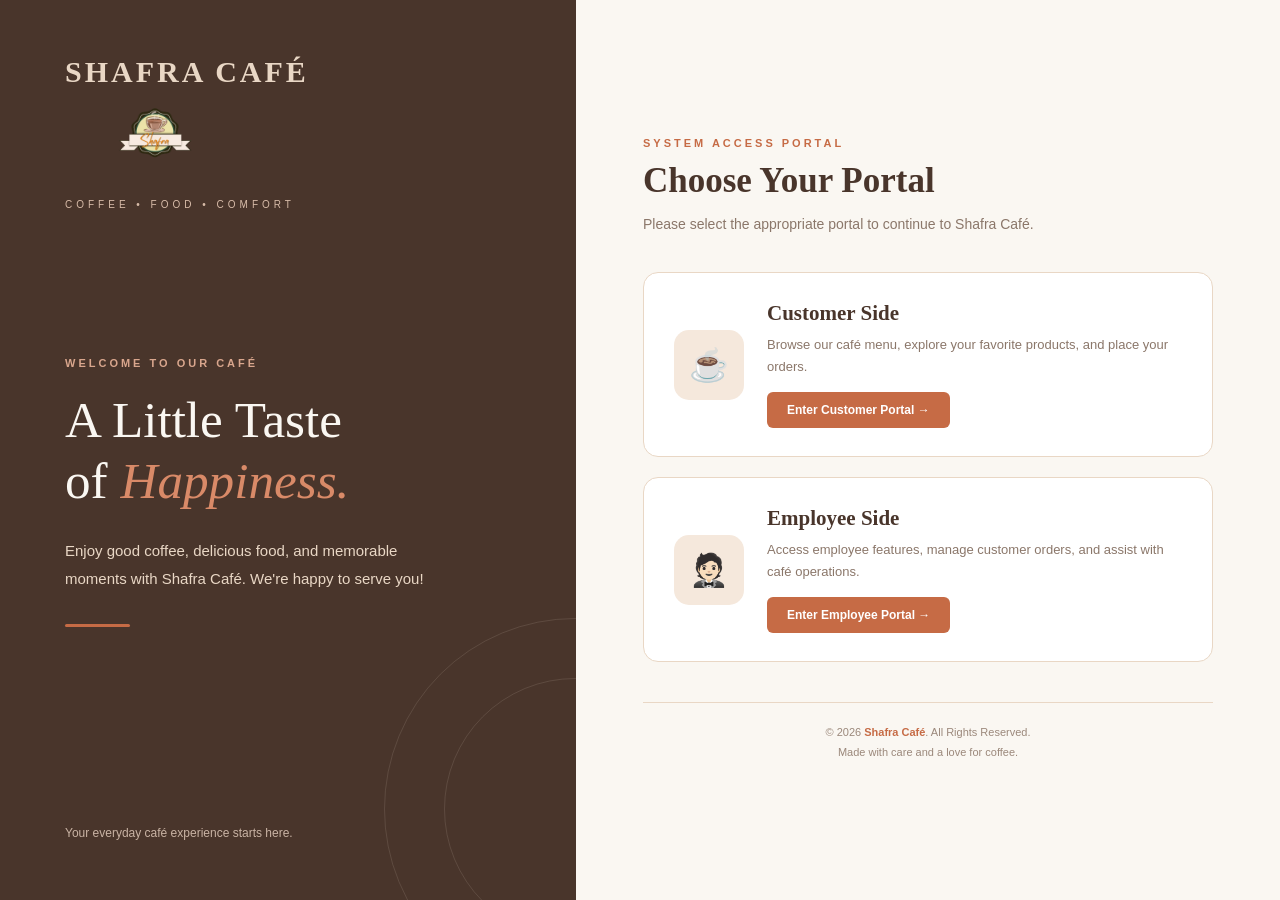
<file: index.html>
<!DOCTYPE html>
<html lang="en">
<head>
    <meta charset="UTF-8">
    <meta name="viewport" content="width=device-width, initial-scale=1.0">

    <title>Shafra Café | System Access Portal</title>
    <style>

        * {
            margin: 0;
            padding: 0;
            box-sizing: border-box;
        }

        body {
            font-family: Arial, sans-serif;
            background: #FAF7F2;
            color: #49352B;
            min-height: 100vh;
        }

    
        .container {
            min-height: 100vh;
            display: grid;
            grid-template-columns: 0.9fr 1.1fr;
        }

  
        .left-section {
            background: #49352B;
            color: #FAF7F2;
            padding: 55px 65px;
            display: flex;
            flex-direction: column;
            justify-content: space-between;
            position: relative;
            overflow: hidden;
        }

    
        .left-section::before {
            content: "";
            position: absolute;
            width: 380px;
            height: 380px;
            border: 1px solid rgba(233, 215, 197, 0.13);
            border-radius: 50%;
            right: -190px;
            bottom: -100px;
        }

        .left-section::after {
            content: "";
            position: absolute;
            width: 260px;
            height: 260px;
            border: 1px solid rgba(233, 215, 197, 0.13);
            border-radius: 50%;
            right: -130px;
            bottom: -40px;
        }


        .logo {
            font-family: Georgia, serif;
            font-size: 30px;
            font-weight: bold;
            letter-spacing: 3px;
            color: #E9D7C5;
            position: relative;
            z-index: 1;
        }

        .logo span {
            display: block;
            font-family: Arial, sans-serif;
            font-size: 10px;
            letter-spacing: 4px;
            font-weight: normal;
            color: #D7BBA8;
            margin-top: 10px;
        }

        .logo {
            position: relative;
            z-index: 1;
        }
        
        .logo img {
            width: 180px;
            height: auto;
            max-height: 100px;
            object-fit: contain;
            display: block;
        }
        
        .logo span {
            display: block;
            font-family: Arial, sans-serif;
            font-size: 10px;
            letter-spacing: 4px;
            font-weight: normal;
            color: #D7BBA8;
            margin-top: 10px;
        }

      
        .intro {
            position: relative;
            z-index: 1;
            margin-top: 10px;
            margin-bottom: 60px;
        }

        .intro-label {
            color: #D9A68D;
            font-size: 11px;
            letter-spacing: 3px;
            text-transform: uppercase;
            margin-bottom: 20px;
            font-weight: bold;
        }

        .intro h1 {
            font-family: Georgia, serif;
            font-size: clamp(38px, 4vw, 55px);
            line-height: 1.2;
            font-weight: normal;
            margin-bottom: 25px;
        }

        .intro h1 span {
            color: #D98A68;
            font-style: italic;
        }

        .intro p {
            color: #E9D7C5;
            font-size: 15px;
            line-height: 1.9;
            max-width: 390px;
        }

        .intro-line {
            width: 65px;
            height: 3px;
            background: #C66B45;
            margin-top: 30px;
            border-radius: 5px;
        }


        .left-footer {
            color: #C9B3A4;
            font-size: 12px;
            position: relative;
            z-index: 1;
            line-height: 1.8;
        }


        .right-section {
            background: #FAF7F2;
            display: flex;
            flex-direction: column;
            justify-content: center;
            align-items: center;
            padding: 55px 50px;
        }

        .access-content {
            width: 100%;
            max-width: 570px;
        }


        .access-heading {
            margin-bottom: 35px;
        }

        .small-title {
            color: #C66B45;
            font-size: 11px;
            letter-spacing: 3px;
            font-weight: bold;
            margin-bottom: 12px;
        }

        .access-heading h2 {
            font-family: Georgia, serif;
            font-size: 35px;
            color: #49352B;
            margin-bottom: 12px;
        }

        .access-heading p {
            color: #8B776A;
            font-size: 14px;
            line-height: 1.7;
        }

        .cards {
            display: flex;
            flex-direction: column;
            gap: 20px;
        }

        .card {
            background: #FFFFFF;
            border: 1px solid #E9D7C5;
            border-radius: 15px;
            padding: 28px 30px;
            display: flex;
            align-items: center;
            gap: 23px;
            transition: all 0.3s ease;
        }

        .card:hover {
            transform: translateX(7px);
            border-color: #C66B45;
            box-shadow: 0 10px 25px rgba(73, 53, 43, 0.10);
        }


        .icon {
            width: 70px;
            height: 70px;
            min-width: 70px;
            background: #F5E8DC;
            border-radius: 15px;
            display: flex;
            justify-content: center;
            align-items: center;
            font-size: 32px;
            transition: 0.3s ease;
        }

        .card:hover .icon {
            background: #E9D7C5;
            transform: scale(1.05);
        }

        .card-info {
            flex: 1;
        }

        .card-info h3 {
            font-family: Georgia, serif;
            font-size: 21px;
            color: #49352B;
            margin-bottom: 8px;
        }

        .card-info p {
            font-size: 13px;
            color: #8B776A;
            line-height: 1.7;
        }


        .btn {
            display: inline-block;
            margin-top: 14px;
            padding: 11px 20px;
            background: #C66B45;
            color: #FFFFFF;
            text-decoration: none;
            font-size: 12px;
            font-weight: bold;
            border-radius: 6px;
            transition: all 0.3s ease;
        }

        .btn:hover {
            background: #49352B;
            transform: translateY(-2px);
            box-shadow: 0 5px 12px rgba(73, 53, 43, 0.15);
        }


        .right-footer {
            margin-top: 40px;
            padding-top: 20px;
            border-top: 1px solid #E9D7C5;
            color: #9B887B;
            font-size: 11px;
            text-align: center;
            line-height: 1.8;
        }

        .right-footer span {
            color: #C66B45;
            font-weight: bold;
        }


        @media (max-width: 900px) {

            .container {
                grid-template-columns: 1fr 1fr;
            }

            .left-section {
                padding: 40px 30px;
            }

            .right-section {
                padding: 40px 25px;
            }

            .intro h1 {
                font-size: 38px;
            }

            .card {
                padding: 23px 20px;
                gap: 15px;
            }

            .icon {
                width: 60px;
                height: 60px;
                min-width: 60px;
                font-size: 27px;
            }
        }


        @media (max-width: 650px) {

            .container {
                grid-template-columns: 1fr;
            }

            .left-section {
                min-height: 390px;
                padding: 35px 28px;
            }

            .logo {
                font-size: 25px;
            }

            .intro {
                margin-top: 55px;
                margin-bottom: 45px;
            }

            .intro h1 {
                font-size: 39px;
            }

            .right-section {
                padding: 45px 22px;
            }

            .access-heading h2 {
                font-size: 29px;
            }

            .card {
                align-items: flex-start;
                padding: 23px 18px;
                gap: 15px;
            }

            .icon {
                width: 55px;
                height: 55px;
                min-width: 55px;
                font-size: 25px;
            }

            .card-info h3 {
                font-size: 19px;
            }

            .card-info p {
                font-size: 12px;
            }

            .btn {
                font-size: 11px;
                padding: 10px 15px;
            }

            .right-footer {
                margin-top: 30px;
            }
        }

 
        @media (max-width: 380px) {

            .card {
                flex-direction: column;
            }

            .intro h1 {
                font-size: 33px;
            }

            .left-section {
                padding: 30px 22px;
            }
        }

    </style>
</head>

<body>

    <main class="container">

        <section class="left-section">

    
            <header class="logo">
                SHAFRA CAFÉ
                <img src="./shafralogo.png" alt="Shafra Café Logo">
                <span>COFFEE • FOOD • COMFORT</span>
            </header>

  
            <div class="intro">
                <div class="intro-label">
                    Welcome to our café
                </div>

                <h1>
                    A Little Taste<br>
                    of <span>Happiness.</span>
                </h1>

                <p>
                    Enjoy good coffee, delicious food, and
                    memorable moments with Shafra Café.
                    We're happy to serve you!
                </p>

                <div class="intro-line"></div>

            </div>

      
            <footer class="left-footer">
                Your everyday café experience starts here.
            </footer>

        </section>


  
        <section class="right-section">

            <div class="access-content">

    
                <div class="access-heading">

                    <div class="small-title">
                        SYSTEM ACCESS PORTAL
                    </div>

                    <h2>Choose Your Portal</h2>

                    <p>
                        Please select the appropriate portal
                        to continue to Shafra Café.
                    </p>

                </div>


        
                <div class="cards">

                    <div class="card">

                        <div class="icon">
                            ☕
                        </div>

                        <div class="card-info">

                            <h3>Customer Side</h3>

                            <p>
                                Browse our café menu, explore
                                your favorite products, and
                                place your orders.
                            </p>

                            <a href="./CUSTOMER/" class="btn">
                                Enter Customer Portal →
                            </a>

                        </div>

                    </div>



                    <div class="card">

                        <div class="icon">
                            🤵🏻
                        </div>

                        <div class="card-info">

                            <h3>Employee Side</h3>

                            <p>
                                Access employee features,
                                manage customer orders, and
                                assist with café operations.
                            </p>

                            <a href="./EMPLOYEE/" class="btn">
                                Enter Employee Portal →
                            </a>

                        </div>

                    </div>

                </div>


   
                <footer class="right-footer">

                    <p>
                        © 2026 <span>Shafra Café</span>.
                        All Rights Reserved.
                    </p>

                    <p>
                        Made with care and a love for coffee.
                    </p>

                </footer>

            </div>

        </section>

    </main>

</body>
</html>
</file>
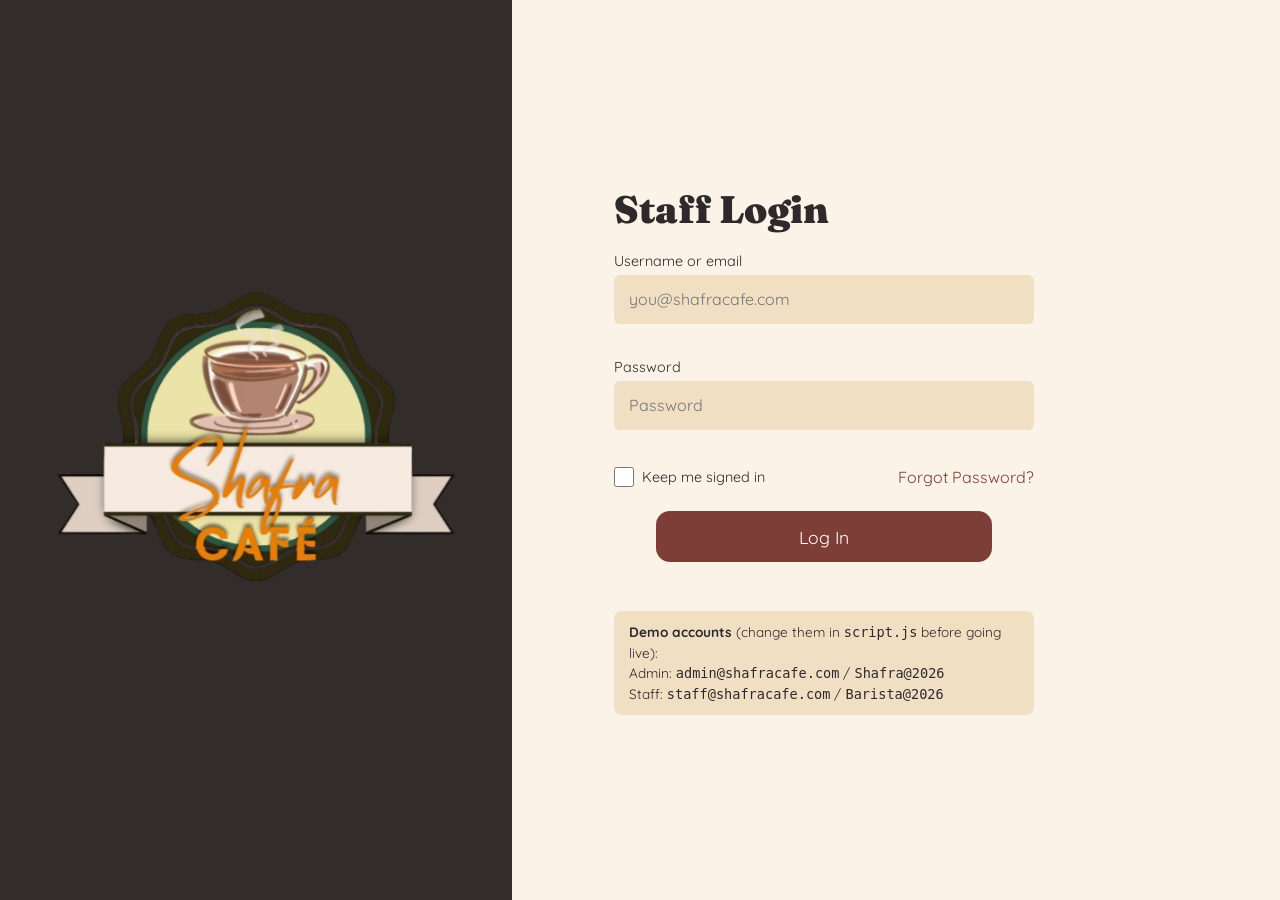
<file: EMPLOYEE/index.html>
<!DOCTYPE html>
<html lang="en">
    <head>
        <meta charset="UTF-8" />
        <meta name="viewport" content="width=device-width,initial-scale=1" />
        <title>Shafra Cafe | Staff Login</title>        <link rel="preconnect" href="https://fonts.googleapis.com">
        <link rel="preconnect" href="https://fonts.gstatic.com" crossorigin>
        <link href="https://fonts.googleapis.com/css2?family=Caveat:wght@400..700&family=Fraunces:ital,opsz,wght@0,9..144,100..900;1,9..144,100..900&family=Outfit:wght@900&family=Quicksand:wght@300..700&display=swap" rel="stylesheet">

        <link rel="stylesheet" href="style.css" />
    </head>
    <body class="login" data-page="login">
        <div class="brand"><img src="images/shafralogo.png" alt="Shafra Cafe" /></div>
        <div class="panel">
            <form id="loginForm" novalidate>
                <h1>Staff Login</h1>
                <label for="user">Username or email</label>
                <input type="text" id="user" placeholder="you@shafracafe.com" autocomplete="username" />
                <span class="field-error" id="userErr" role="alert"></span>
                <label for="pass">Password</label>
                <input type="password" id="pass" placeholder="Password" autocomplete="current-password" />
                <span class="field-error" id="passErr" role="alert"></span>
                <div class="row">
                    <label>
                        <input type="checkbox" id="keep" />
                        Keep me signed in
                    </label>
                    <button type="button" class="link" id="forgot">Forgot Password?</button>
                </div>
                <button type="submit" class="btn-login">Log In</button>
                <p class="error" id="err" role="alert"></p>
                <p class="hint">
                    <strong>Demo accounts</strong> (change them in <code>script.js</code> before going live):<br />
                    Admin: <code>admin@shafracafe.com</code> / <code>Shafra@2026</code><br />
                    Staff: <code>staff@shafracafe.com</code> / <code>Barista@2026</code>
                </p>
            </form>
        </div>
        <script src="script.js"></script>
    </body>
</html>
</file>
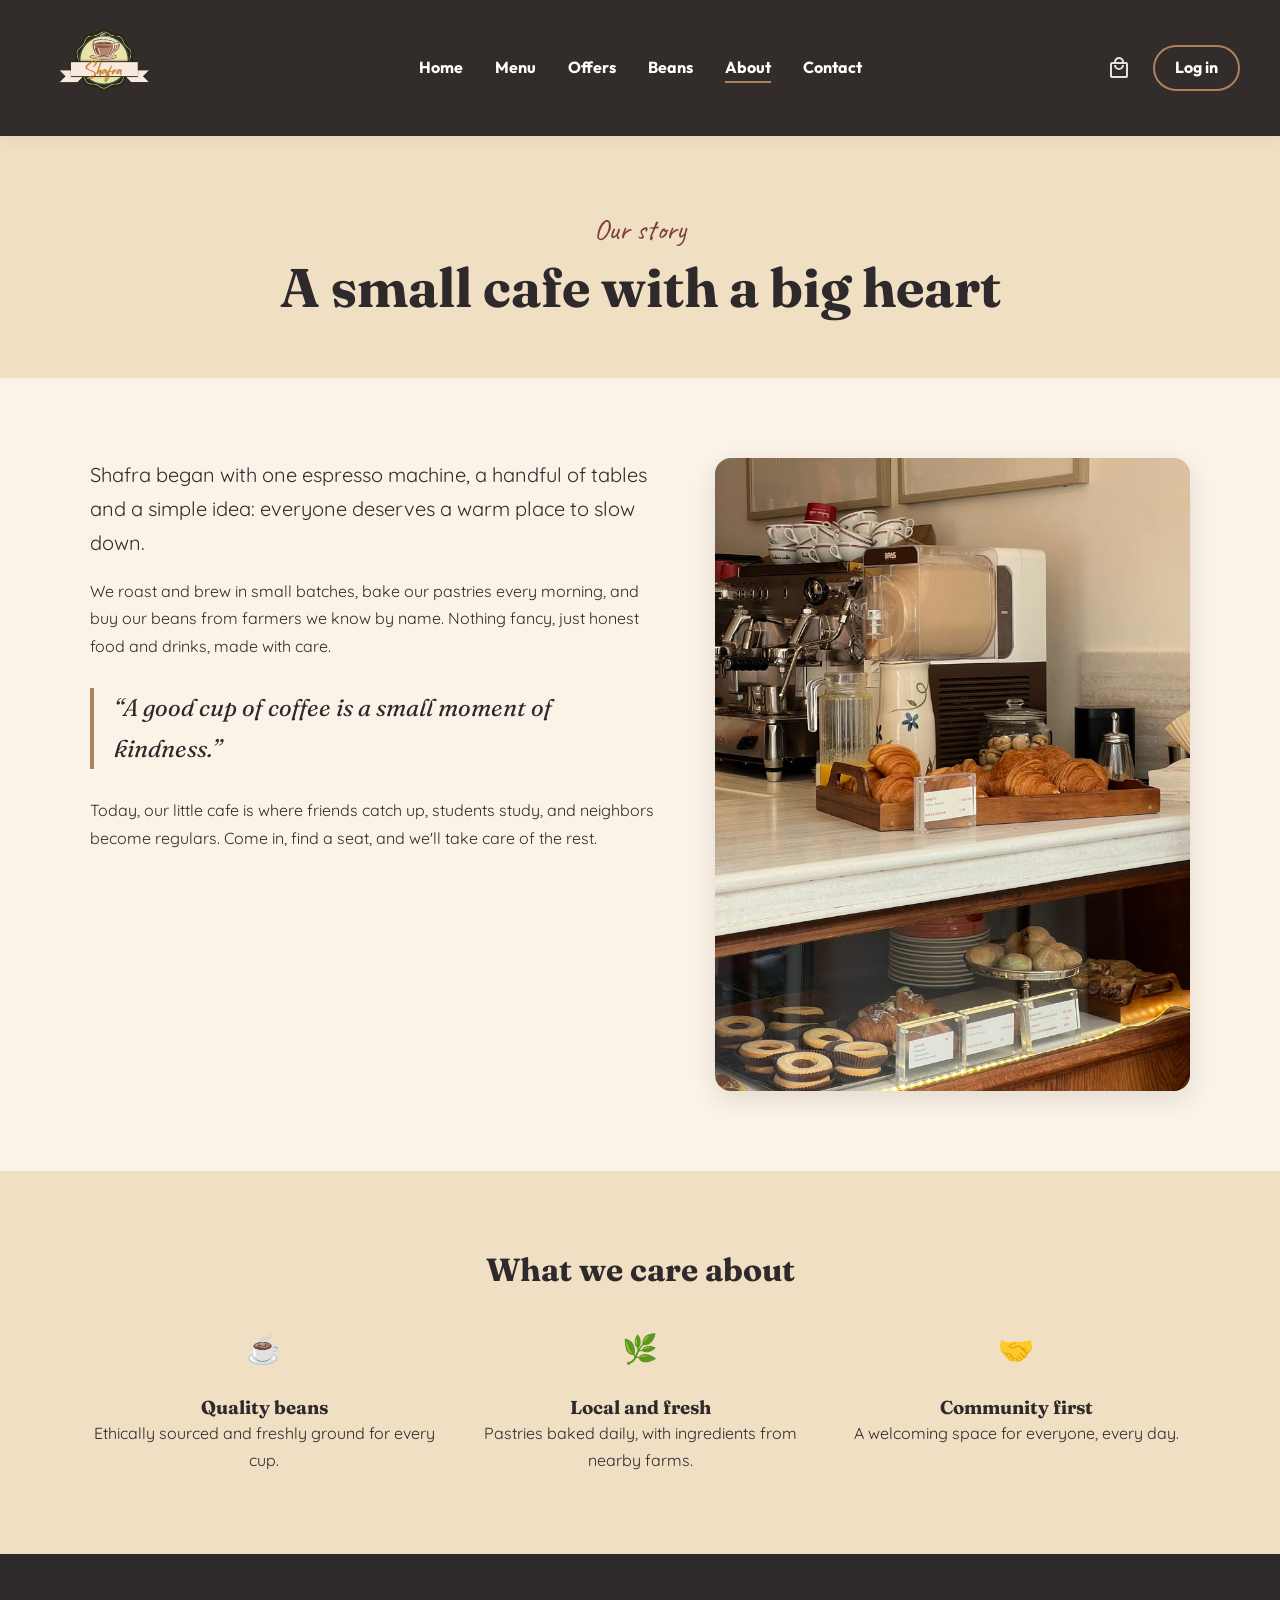
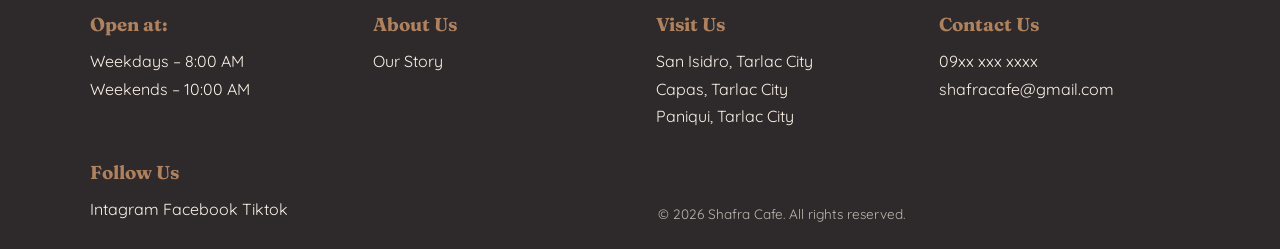
<file: CUSTOMER/about.html>
<!DOCTYPE html>
<html lang="en">

<head>
  <meta charset="UTF-8">
  <meta name="viewport" content="width=device-width, initial-scale=1.0">
  <title>About | Shafra Cafe</title>
  <meta name="description" content="The story, values and team behind Shafra Cafe.">

  <!-- Google Fonts -->
  <link rel="preconnect" href="https://fonts.googleapis.com">
  <link rel="preconnect" href="https://fonts.gstatic.com" crossorigin>
  <link
    href="https://fonts.googleapis.com/css2?family=Caveat:wght@400..700&family=Fraunces:ital,opsz,wght@0,9..144,100..900;1,9..144,100..900&family=Outfit:wght@900&family=Quicksand:wght@300..700&display=swap"
    rel="stylesheet">

  <link rel="stylesheet" href="css/style.css">
  <script src="js/store.js" defer></script>
  <script src="js/script.js" defer></script>
</head>

<body>

  <!-- NAVIGATION -->
  <nav>
    <a href="index.html" class="logo" aria-label="Shafra Cafe home"><img src="images/Shafra-Logo.png" alt="Shafra Cafe logo"></a>
    <ul>
      <li><a href="index.html">Home</a></li>
      <li><a href="menu.html">Menu</a></li>
      <li><a href="offers.html">Offers</a></li>
      <li><a href="beans.html">Beans <span id="beansCount" class="cart-count" hidden>0</span></a></li>
      <li><a href="about.html" class="active">About</a></li>
      <li><a href="contact.html">Contact</a></li>
    </ul>
    <div class="nav-right">
      <a href="cart.html" class="cart-link" aria-label="Cart"><img src="images/icons/cart.svg" alt=""><span id="cartCount" class="cart-count" hidden>0</span></a>
      <a href="account.html" id="accountLink" class="nav-login">Log in</a>
    </div>
  </nav>

  <main>

    <section class="page-title">
      <p class="tagline">Our story</p>
      <h1>A small cafe with a big heart</h1>
    </section>

    <!-- 1. STORY -->
    <section>
      <div class="container about-grid">
        <div class="about-text">
          <p class="lead">Shafra began with one espresso machine, a handful of tables and a simple idea:
            everyone deserves a warm place to slow down.</p>
          <p>We roast and brew in small batches, bake our pastries every morning, and buy our beans from farmers we know
            by name. Nothing fancy, just honest food and drinks, made with care.</p>
          <blockquote class="pull-quote">&ldquo;A good cup of coffee is a small moment of kindness.&rdquo;</blockquote>
          <p>Today, our little cafe is where friends catch up, students study, and neighbors become regulars. Come in,
            find a seat, and we'll take care of the rest.</p>
        </div>
        <img src="images/cafe-counter.jpg" alt="The cafe counter with fresh pastries and a coffee machine">
      </div>
    </section>

    <!-- 2. VALUES -->
    <section style="background:var(--foam);">
      <div class="container">
        <h2 style="text-align:center;">What we care about</h2>
        <div class="values">
          <div>
            <div class="icon">&#9749;</div>
            <h3>Quality beans</h3>
            <p>Ethically sourced and freshly ground for every cup.</p>
          </div>
          <div>
            <div class="icon">&#127807;</div>
            <h3>Local and fresh</h3>
            <p>Pastries baked daily, with ingredients from nearby farms.</p>
          </div>
          <div>
            <div class="icon">&#129309;</div>
            <h3>Community first</h3>
            <p>A welcoming space for everyone, every day.</p>
          </div>
        </div>
      </div>
    </section>
  </main>

  <!-- FOOTER -->
  <footer>
    <div class="footer-grid">
      <div>
        <h3>Open at:</h3>
        <p>
          Weekdays &ndash; 8:00 AM<br>
          Weekends &ndash; 10:00 AM
        </p>
      </div>

      <div>
        <h3>About Us</h3>
        <a href="AboutUs.html">Our Story</a>
      </div>

      <div>
        <h3>Visit Us</h3>
        <p>
          San Isidro, Tarlac City<br>
          Capas, Tarlac City<br>
          Paniqui, Tarlac City
        </p>
      </div>

      <div>
        <h3>Contact Us</h3>
        <a href="09xx xxx xxxx">09xx xxx xxxx</a>
        <a href="shafra@gmail.com">shafracafe@gmail.com</a>

      </div>

      <div>
        <h3>Follow Us</h3>
        <a href="">Intagram</a>
        <a href="">Facebook</a>
        <a href="">Tiktok</a>
      </div>

      <p>
      <p class="copyright">&copy; 2026 Shafra Cafe. All rights reserved.</p>
      </p>
  </footer>

</body>
</html>
</file>
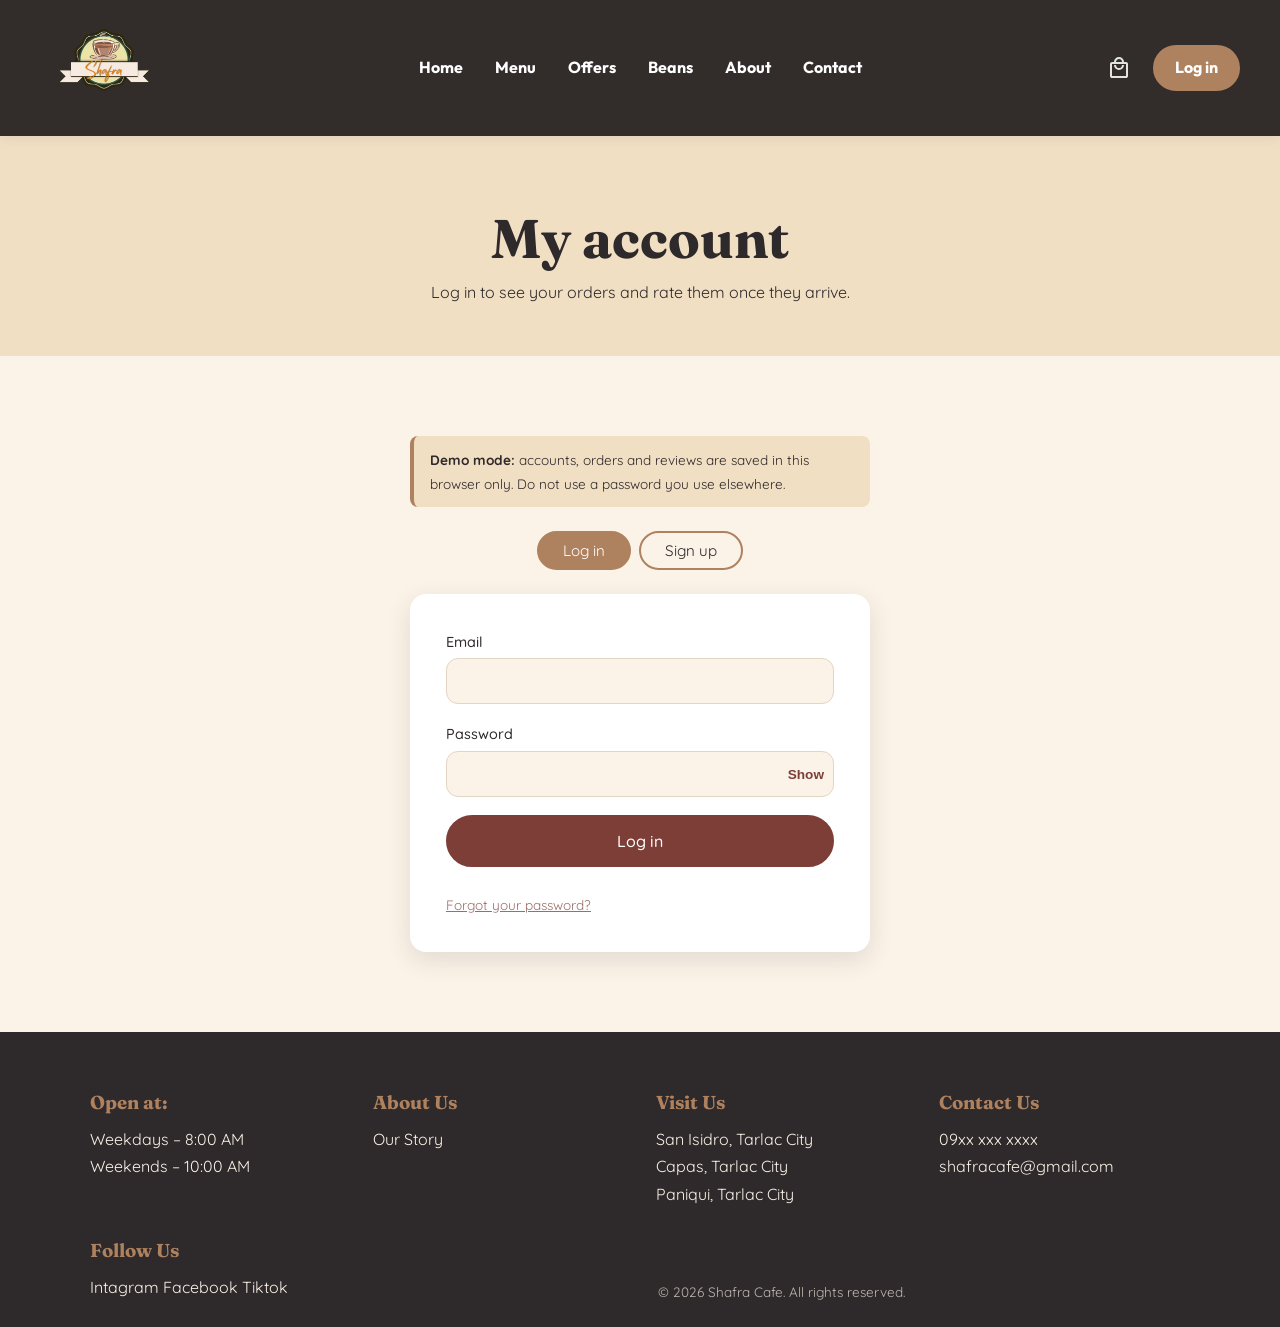
<file: CUSTOMER/account.html>
<!DOCTYPE html>
<html lang="en">

<head>
  <meta charset="UTF-8">
  <meta name="viewport" content="width=device-width, initial-scale=1.0">
  <title>My Account | Shafra Cafe</title>
  <meta name="description" content="Log in, view your orders and leave a review.">

  <!-- Google Fonts -->
  <link rel="preconnect" href="https://fonts.googleapis.com">
  <link rel="preconnect" href="https://fonts.gstatic.com" crossorigin>
  <link
    href="https://fonts.googleapis.com/css2?family=Caveat:wght@400..700&family=Fraunces:ital,opsz,wght@0,9..144,100..900;1,9..144,100..900&family=Outfit:wght@900&family=Quicksand:wght@300..700&display=swap"
    rel="stylesheet">

  <link rel="stylesheet" href="css/style.css">
  <script src="js/store.js" defer></script>
  <script src="js/script.js" defer></script>
  <script src="js/account.js" defer></script>
</head>

<body>

  <!-- NAVIGATION -->
  <nav>
    <a href="index.html" class="logo" aria-label="Shafra Cafe home"><img src="images/Shafra-Logo.png" alt="Shafra Cafe logo"></a>
    <ul>
      <li><a href="index.html">Home</a></li>
      <li><a href="menu.html">Menu</a></li>
      <li><a href="offers.html">Offers</a></li>
      <li><a href="beans.html">Beans <span id="beansCount" class="cart-count" hidden>0</span></a></li>
      <li><a href="about.html">About</a></li>
      <li><a href="contact.html">Contact</a></li>
    </ul>
    <div class="nav-right">
      <a href="cart.html" class="cart-link" aria-label="Cart"><img src="images/icons/cart.svg" alt=""><span id="cartCount" class="cart-count" hidden>0</span></a>
      <a href="account.html" id="accountLink" class="nav-login active">Log in</a>
    </div>
  </nav>

  <main>

    <section class="page-title">
      <h1>My account</h1>
      <p>Log in to see your orders and rate them once they arrive.</p>
    </section>

    <section>
      <div class="container">

        <!-- NOT LOGGED IN -->
        <div id="authView" class="auth-card">
          <p class="demo-note"><strong>Demo mode:</strong> accounts, orders and reviews are saved in this browser only.
            Do not use a password you use elsewhere.</p>

          <div class="auth-tabs">
            <button type="button" id="tabLogin" class="active">Log in</button>
            <button type="button" id="tabSignup">Sign up</button>
          </div>

          <form class="form" id="loginForm">
            <div>
              <label for="loginEmail">Email</label>
              <input type="email" id="loginEmail" autocomplete="email" required>
            </div>
            <div>
              <label for="loginPassword">Password</label>
              <input type="password" id="loginPassword" autocomplete="current-password" required>
            </div>
            <button type="submit" class="btn">Log in</button>
            <p class="form-message error" id="loginMessage" hidden></p>
            <p class="small-note"><button type="button" class="link-btn" id="forgotLink">Forgot your password?</button></p>
          </form>

          <!-- FORGOT PASSWORD, step 1: ask for the email -->
          <form class="form" id="forgotForm" hidden>
            <h2 class="form-title">Reset your password</h2>
            <p class="small-note">Enter the email you signed up with and we will give you a 6-digit code.</p>
            <div>
              <label for="forgotEmail">Email</label>
              <input type="email" id="forgotEmail" autocomplete="email" required>
            </div>
            <button type="submit" class="btn">Get reset code</button>
            <p class="form-message error" id="forgotMessage" hidden></p>
            <p class="small-note"><button type="button" class="link-btn" data-back-login>Back to log in</button></p>
          </form>

          <!-- FORGOT PASSWORD, step 2: code + new password -->
          <form class="form" id="resetForm" hidden>
            <h2 class="form-title">Choose a new password</h2>
            <div class="demo-note" id="resetCodeBox" hidden>
              <strong>Demo mode:</strong> this demo cannot send email, so your code is shown here:
              <span class="reset-code" id="resetCode"></span>
              <br>On a live site this code would arrive in your inbox.
            </div>
            <p class="small-note" id="resetNoAccount" hidden>If an account exists for that email, a code was sent. Check your inbox.</p>
            <div>
              <label for="resetCodeInput">6-digit code</label>
              <input type="text" id="resetCodeInput" inputmode="numeric" maxlength="6" autocomplete="one-time-code" required>
            </div>
            <div>
              <label for="resetPassword">New password (8+ characters, with a letter and a number)</label>
              <input type="password" id="resetPassword" autocomplete="new-password" required>
            </div>
            <div>
              <label for="resetConfirm">Confirm new password</label>
              <input type="password" id="resetConfirm" autocomplete="new-password" required>
            </div>
            <button type="submit" class="btn">Change password</button>
            <p class="form-message error" id="resetMessage" hidden></p>
            <p class="small-note"><button type="button" class="link-btn" data-back-login>Back to log in</button></p>
          </form>

          <form class="form" id="signupForm" hidden>
            <div>
              <label for="signupName">Your name</label>
              <input type="text" id="signupName" autocomplete="name" required>
            </div>
            <div>
              <label for="signupEmail">Email</label>
              <input type="email" id="signupEmail" autocomplete="email" required>
            </div>
            <div>
              <label for="signupPassword">Password (8+ characters, with a letter and a number)</label>
              <input type="password" id="signupPassword" autocomplete="new-password" required>
            </div>
            <div>
              <label for="signupConfirm">Confirm password</label>
              <input type="password" id="signupConfirm" autocomplete="new-password" required>
            </div>
            <button type="submit" class="btn">Create account</button>
            <p class="form-message error" id="signupMessage" hidden></p>
          </form>
        </div>

        <!-- LOGGED IN -->
        <div id="memberView" hidden>
          <div class="member-bar">
            <div>
              <p class="tagline">Welcome back</p>
              <h2 id="memberName"></h2>
            </div>
            <button type="button" class="btn btn-outline" id="logoutBtn">Log out</button>
          </div>

          <div class="bean-summary" id="beanSummary"></div>
          <div class="unlock-banner" id="unlockBanner" hidden></div>

          <h2>Your orders</h2>
          <div id="orders"></div>
        </div>

      </div>
    </section>

  </main>

  <!-- FOOTER -->
  <footer>
    <div class="footer-grid">
      <div>
        <h3>Open at:</h3>
        <p>
          Weekdays &ndash; 8:00 AM<br>
          Weekends &ndash; 10:00 AM
        </p>
      </div>

      <div>
        <h3>About Us</h3>
        <a href="AboutUs.html">Our Story</a>
      </div>

      <div>
        <h3>Visit Us</h3>
        <p>
          San Isidro, Tarlac City<br>
          Capas, Tarlac City<br>
          Paniqui, Tarlac City
        </p>
      </div>

      <div>
        <h3>Contact Us</h3>
        <a href="09xx xxx xxxx">09xx xxx xxxx</a>
        <a href="shafra@gmail.com">shafracafe@gmail.com</a>

      </div>

      <div>
        <h3>Follow Us</h3>
        <a href="">Intagram</a>
        <a href="">Facebook</a>
        <a href="">Tiktok</a>
      </div>

      <p>
      <p class="copyright">&copy; 2026 Shafra Cafe. All rights reserved.</p>
      </p>
  </footer>

</body>
</html>
</file>
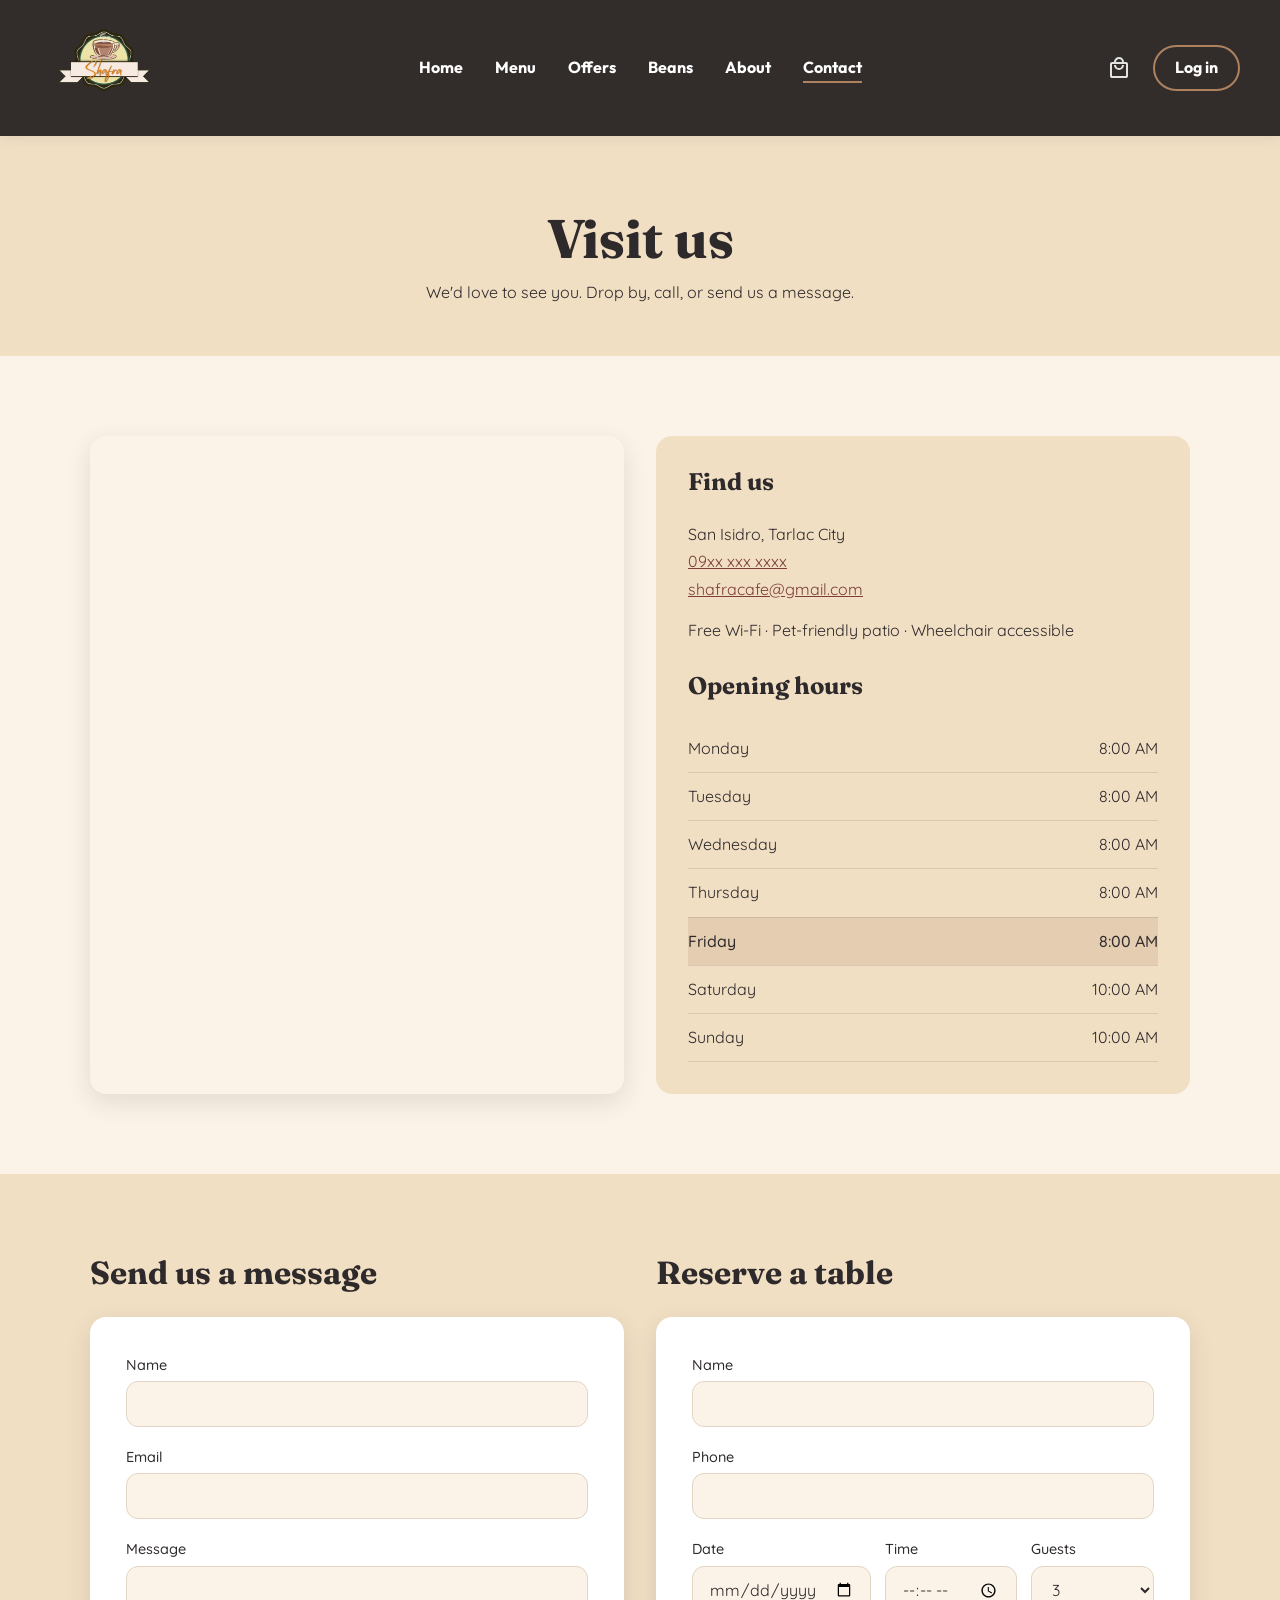
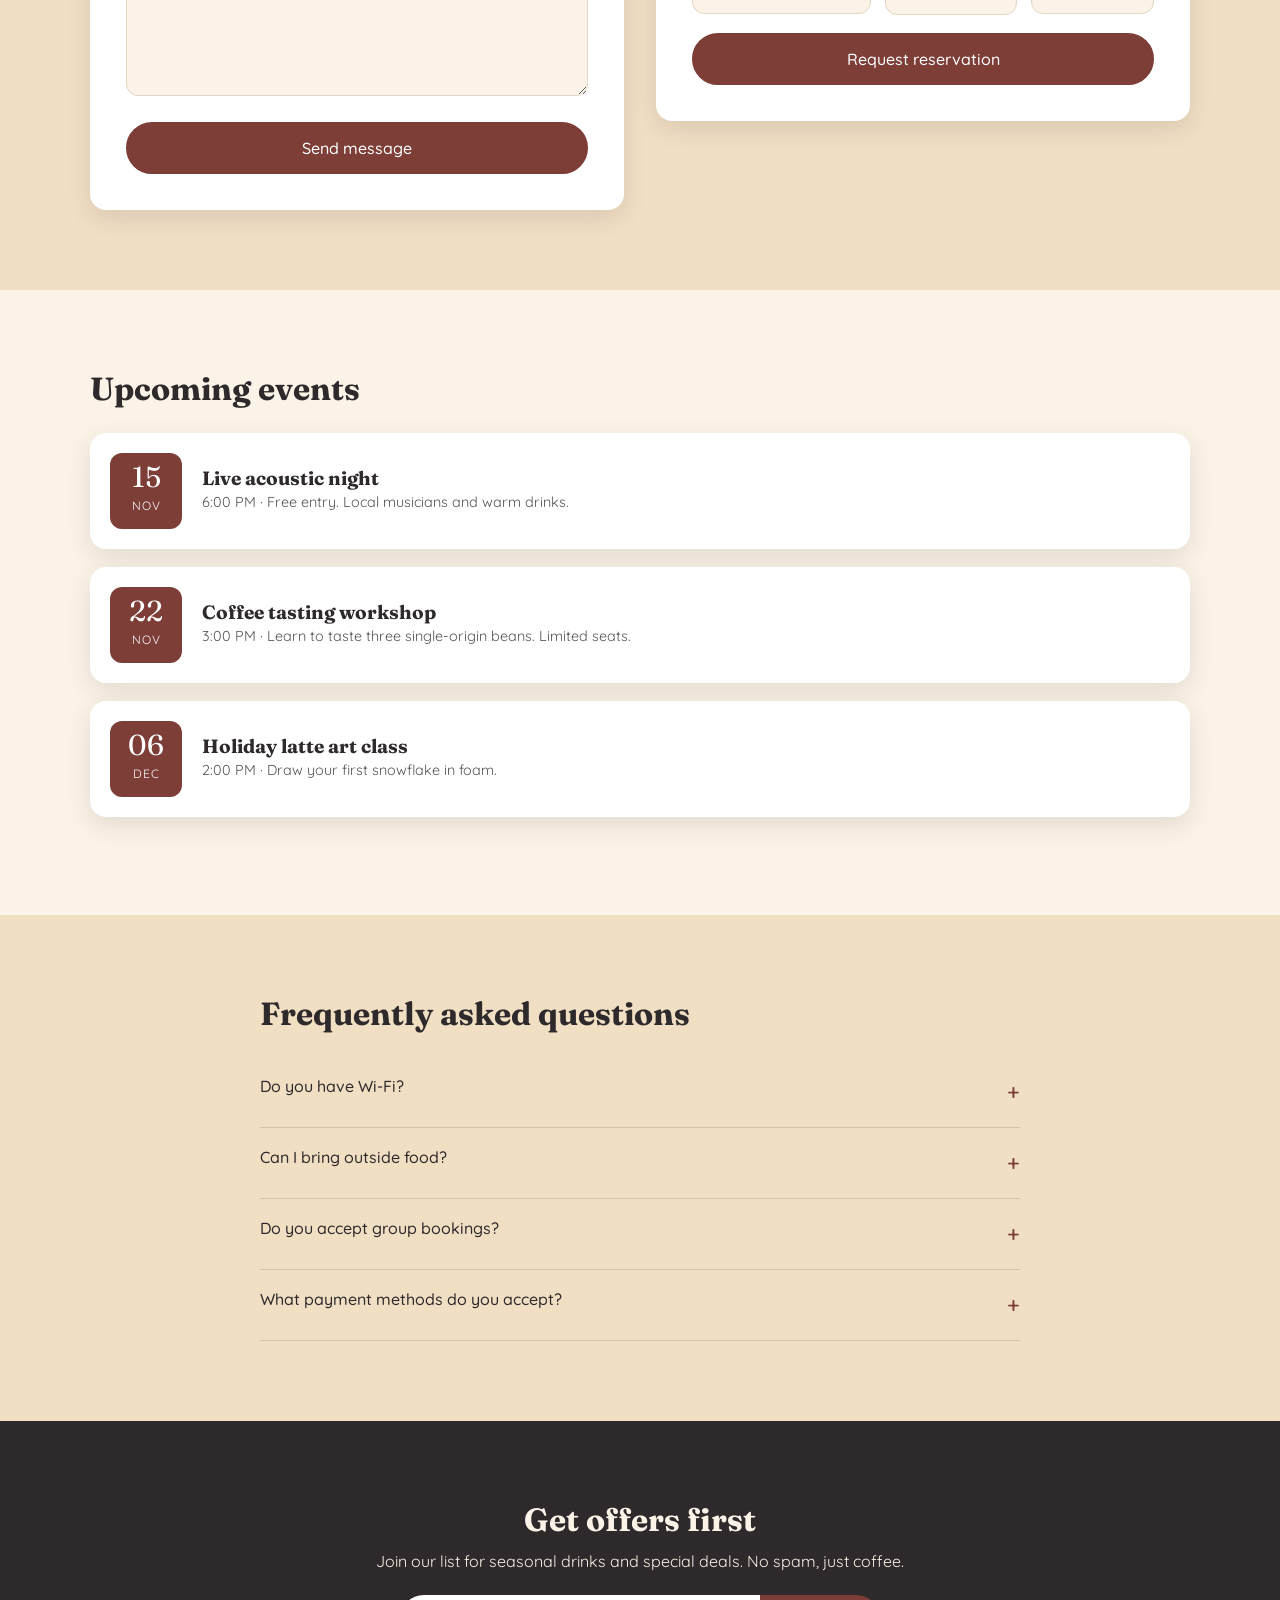
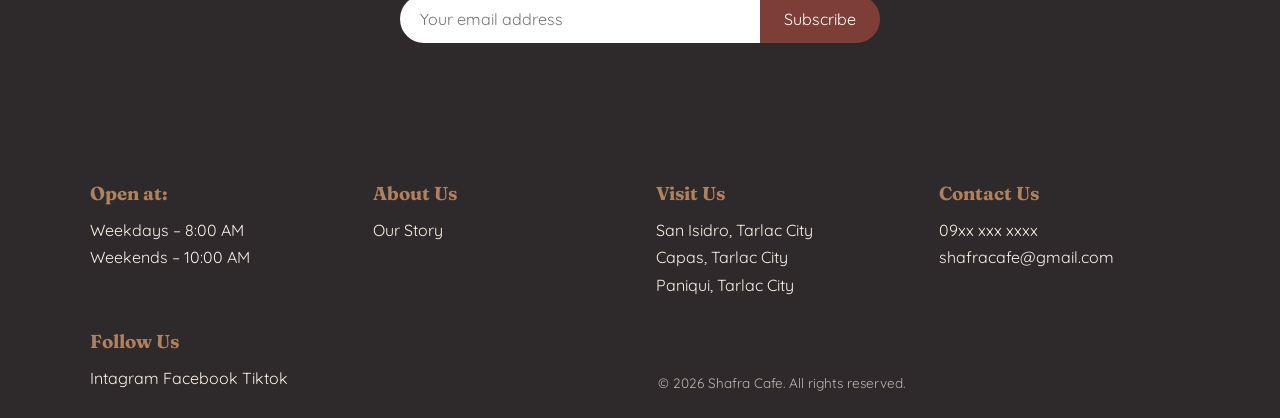
<file: CUSTOMER/contact.html>
<!DOCTYPE html>
<html lang="en">

<head>
  <meta charset="UTF-8">
  <meta name="viewport" content="width=device-width, initial-scale=1.0">
  <title>Contact | Shafra Cafe</title>
  <meta name="description" content="Find Shafra Cafe: address, opening hours, reservations, events and FAQ.">

  <!-- Google Fonts -->
  <link rel="preconnect" href="https://fonts.googleapis.com">
  <link rel="preconnect" href="https://fonts.gstatic.com" crossorigin>
  <link
    href="https://fonts.googleapis.com/css2?family=Caveat:wght@400..700&family=Fraunces:ital,opsz,wght@0,9..144,100..900;1,9..144,100..900&family=Outfit:wght@900&family=Quicksand:wght@300..700&display=swap"
    rel="stylesheet">

  <link rel="stylesheet" href="css/style.css">
  <script src="js/store.js" defer></script>
  <script src="js/script.js" defer></script>
</head>

<body>

  <!-- NAVIGATION -->
  <nav>
    <a href="index.html" class="logo" aria-label="Shafra Cafe home"><img src="images/Shafra-Logo.png" alt="Shafra Cafe logo"></a>
    <ul>
      <li><a href="index.html">Home</a></li>
      <li><a href="menu.html">Menu</a></li>
      <li><a href="offers.html">Offers</a></li>
      <li><a href="beans.html">Beans <span id="beansCount" class="cart-count" hidden>0</span></a></li>
      <li><a href="about.html">About</a></li>
      <li><a href="contact.html" class="active">Contact</a></li>
    </ul>
    <div class="nav-right">
      <a href="cart.html" class="cart-link" aria-label="Cart"><img src="images/icons/cart.svg" alt=""><span id="cartCount" class="cart-count" hidden>0</span></a>
      <a href="account.html" id="accountLink" class="nav-login">Log in</a>
    </div>
  </nav>

  <main>

    <section class="page-title">
      <h1>Visit us</h1>
      <p>We'd love to see you. Drop by, call, or send us a message.</p>
    </section>

    <!-- 1. MAP + INFO + HOURS -->
    <section>
      <div class="container contact-grid">
        <div class="map">
          <!-- Replace this src with the "Embed a map" link from Google Maps for your cafe -->
          <iframe title="Map showing the cafe location"
            src="https://www.openstreetmap.org/export/embed.html?bbox=120.57%2C15.46%2C120.62%2C15.49&amp;layer=mapnik"
            loading="lazy"></iframe>
        </div>
        <div class="contact-info">
          <h2>Find us</h2>
          <p>San Isidro, Tarlac City<br>
            <a href="">09xx xxx xxxx</a><br>
            <a href="">shafracafe@gmail.com</a>
          </p>
          <p>Free Wi-Fi &middot; Pet-friendly patio &middot; Wheelchair accessible</p>

          <h2 style="margin-top:28px;">Opening hours</h2>
          <table class="hours">
            <tr data-day="1">
              <td>Monday</td>
              <td>8:00 AM</td>
            </tr>
            <tr data-day="2">
              <td>Tuesday</td>
              <td>8:00 AM</td>
            </tr>
            <tr data-day="3">
              <td>Wednesday</td>
              <td>8:00 AM</td>
            </tr>
            <tr data-day="4">
              <td>Thursday</td>
              <td>8:00 AM</td>
            </tr>
            <tr data-day="5">
              <td>Friday</td>
              <td>8:00 AM</td>
            </tr>
            <tr data-day="6">
              <td>Saturday</td>
              <td>10:00 AM</td>
            </tr>
            <tr data-day="0">
              <td>Sunday</td>
              <td>10:00 AM</td>
            </tr>
          </table>
        </div>
      </div>
    </section>

    <!-- 2. CONTACT FORM + RESERVATION FORM -->
    <section style="background:var(--foam);">
      <div class="container two-forms">

        <div>
          <h2>Send us a message</h2>
          <form class="form" data-message="Thanks! We'll get back to you soon.">
            <div>
              <label for="name">Name</label>
              <input type="text" id="name" required>
            </div>
            <div>
              <label for="email">Email</label>
              <input type="email" id="email" required>
            </div>
            <div>
              <label for="message">Message</label>
              <textarea id="message" required></textarea>
            </div>
            <button type="submit" class="btn">Send message</button>
            <p class="form-message" hidden></p>
          </form>
        </div>

        <div id="reserve">
          <h2>Reserve a table</h2>
          <form class="form" data-message="Reservation request sent! We'll confirm by message.">
            <div>
              <label for="rname">Name</label>
              <input type="text" id="rname" required>
            </div>
            <div>
              <label for="phone">Phone</label>
              <input type="tel" id="phone" required>
            </div>
            <div class="row-3">
              <div>
                <label for="reserveDate">Date</label>
                <input type="date" id="reserveDate" required>
              </div>
              <div>
                <label for="time">Time</label>
                <input type="time" id="time" required>
              </div>
              <div>
                <label for="guests">Guests</label>
                <select id="guests">
                  <option>1</option>
                  <option>2</option>
                  <option selected>3</option>
                  <option>4</option>
                  <option>5</option>
                  <option>6</option>
                  <option>7+</option>
                </select>
              </div>
            </div>
            <button type="submit" class="btn">Request reservation</button>
            <p class="form-message" hidden></p>
          </form>
        </div>

      </div>
    </section>

    <!-- 3. EVENTS -->
    <section>
      <div class="container">
        <h2>Upcoming events</h2>

        <article class="event">
          <div class="date"><span class="day">15</span><span class="month">Nov</span></div>
          <div>
            <h3>Live acoustic night</h3>
            <p>6:00 PM &middot; Free entry. Local musicians and warm drinks.</p>
          </div>
        </article>

        <article class="event">
          <div class="date"><span class="day">22</span><span class="month">Nov</span></div>
          <div>
            <h3>Coffee tasting workshop</h3>
            <p>3:00 PM &middot; Learn to taste three single-origin beans. Limited seats.</p>
          </div>
        </article>

        <article class="event">
          <div class="date"><span class="day">06</span><span class="month">Dec</span></div>
          <div>
            <h3>Holiday latte art class</h3>
            <p>2:00 PM &middot; Draw your first snowflake in foam.</p>
          </div>
        </article>
      </div>
    </section>

    <!-- 4. FAQ -->
    <section style="background:var(--foam);">
      <div class="container" style="max-width:760px;">
        <h2>Frequently asked questions</h2>
        <details>
          <summary>Do you have Wi-Fi?</summary>
          <p>Yes, it is free for all customers. Ask at the counter for the password.</p>
        </details>
        <details>
          <summary>Can I bring outside food?</summary>
          <p>We kindly ask that you enjoy our food and drinks while seated, but you are welcome to bring your own cake
            for celebrations.</p>
        </details>
        <details>
          <summary>Do you accept group bookings?</summary>
          <p>Yes. Use the reservation form above for groups of up to 12 people.</p>
        </details>
        <details>
          <summary>What payment methods do you accept?</summary>
          <p>Cash, major cards, and popular e-wallets.</p>
        </details>
      </div>
    </section>

    <!-- NEWSLETTER -->
    <section class="newsletter">
      <div class="container">
        <h2>Get offers first</h2>
        <p>Join our list for seasonal drinks and special deals. No spam, just coffee.</p>
        <form data-message="Thank you for subscribing!">
          <input type="email" placeholder="Your email address" aria-label="Email address" required>
          <button type="submit">Subscribe</button>
        </form>
        <p class="form-message" hidden></p>
      </div>
    </section>

  </main>

  <!-- FOOTER -->
  <footer>
    <div class="footer-grid">
      <div>
        <h3>Open at:</h3>
        <p>
          Weekdays &ndash; 8:00 AM<br>
          Weekends &ndash; 10:00 AM
        </p>
      </div>

      <div>
        <h3>About Us</h3>
        <a href="AboutUs.html">Our Story</a>
      </div>

      <div>
        <h3>Visit Us</h3>
        <p>
          San Isidro, Tarlac City<br>
          Capas, Tarlac City<br>
          Paniqui, Tarlac City
        </p>
      </div>

      <div>
        <h3>Contact Us</h3>
        <a href="09xx xxx xxxx">09xx xxx xxxx</a>
        <a href="shafra@gmail.com">shafracafe@gmail.com</a>

      </div>

      <div>
        <h3>Follow Us</h3>
        <a href="">Intagram</a>
        <a href="">Facebook</a>
        <a href="">Tiktok</a>
      </div>

      <p>
      <p class="copyright">&copy; 2026 Shafra Cafe. All rights reserved.</p>
      </p>
  </footer>
</body>
</html>
</file>
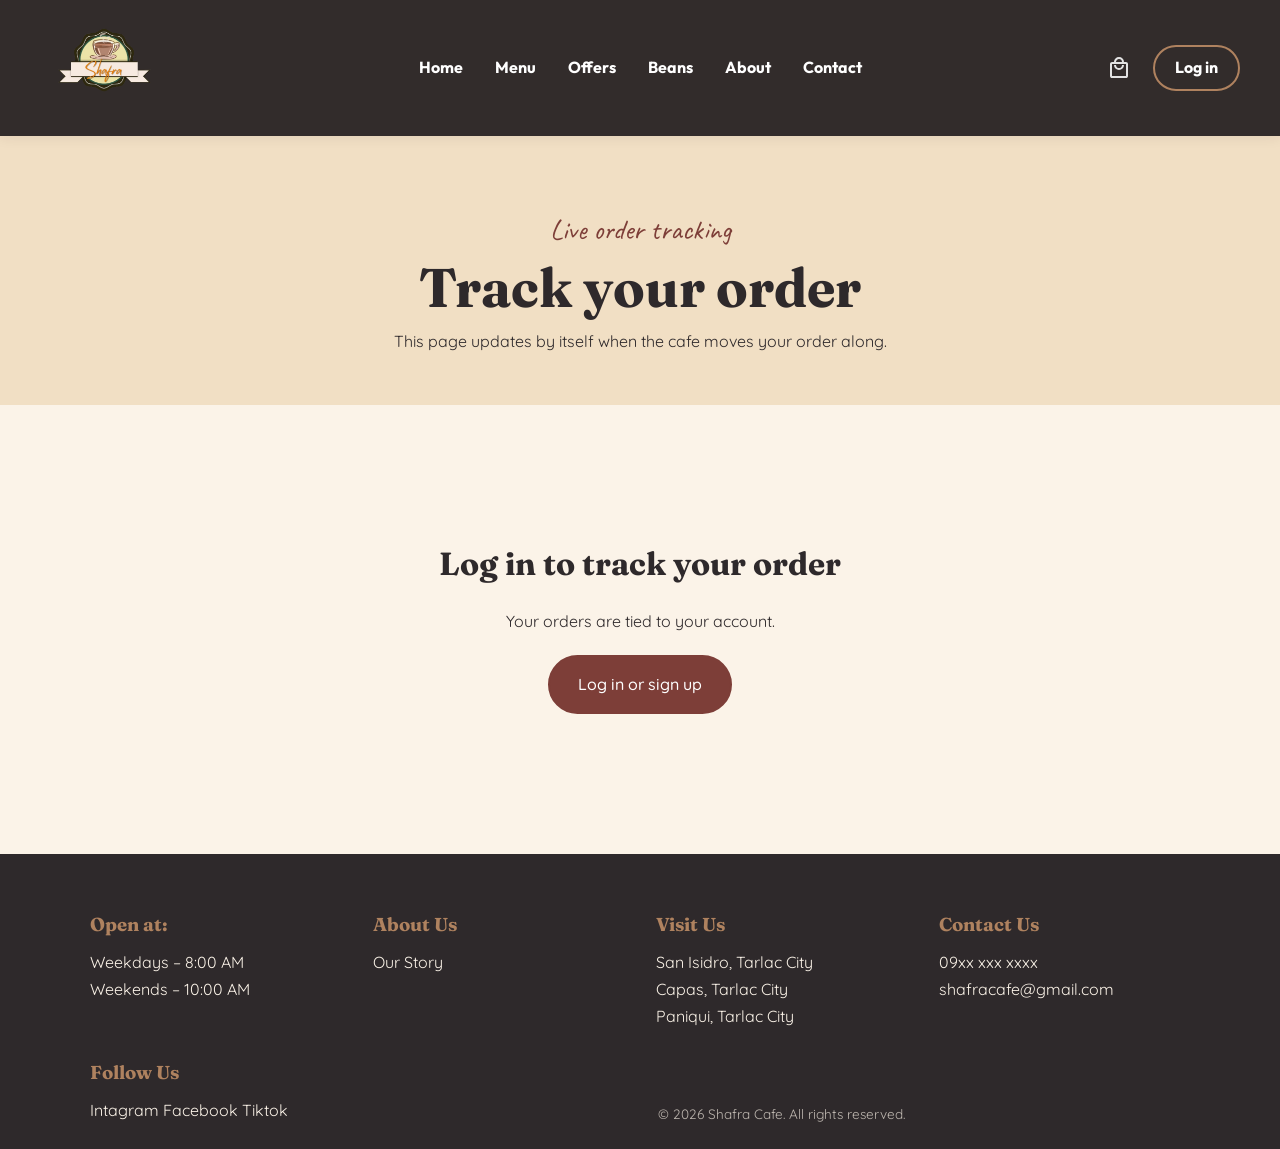
<file: CUSTOMER/track.html>
<!DOCTYPE html>
<html lang="en">

<head>
  <meta charset="UTF-8">
  <meta name="viewport" content="width=device-width, initial-scale=1.0">
  <title>Track Order | Shafra Cafe</title>
  <meta name="description" content="Follow your Shafra order live.">

  <!-- Google Fonts -->
  <link rel="preconnect" href="https://fonts.googleapis.com">
  <link rel="preconnect" href="https://fonts.gstatic.com" crossorigin>
  <link
    href="https://fonts.googleapis.com/css2?family=Caveat:wght@400..700&family=Fraunces:ital,opsz,wght@0,9..144,100..900;1,9..144,100..900&family=Outfit:wght@900&family=Quicksand:wght@300..700&display=swap"
    rel="stylesheet">

  <link rel="stylesheet" href="css/style.css">
  <script src="js/store.js" defer></script>
  <script src="js/script.js" defer></script>
  <script src="js/track.js" defer></script>
</head>

<body>

  <!-- NAVIGATION -->
  <nav>
    <a href="index.html" class="logo" aria-label="Shafra Cafe home"><img src="images/Shafra-Logo.png" alt="Shafra Cafe logo"></a>
    <ul>
      <li><a href="index.html">Home</a></li>
      <li><a href="menu.html">Menu</a></li>
      <li><a href="offers.html">Offers</a></li>
      <li><a href="beans.html">Beans <span id="beansCount" class="cart-count" hidden>0</span></a></li>
      <li><a href="about.html">About</a></li>
      <li><a href="contact.html">Contact</a></li>
    </ul>
    <div class="nav-right">
      <a href="cart.html" class="cart-link" aria-label="Cart"><img src="images/icons/cart.svg" alt=""><span id="cartCount" class="cart-count" hidden>0</span></a>
      <a href="account.html" id="accountLink" class="nav-login">Log in</a>
    </div>
  </nav>

  <main>

    <section class="page-title">
      <p class="tagline">Live order tracking</p>
      <h1>Track your order</h1>
      <p>This page updates by itself when the cafe moves your order along.</p>
    </section>

    <section>
      <div class="container tracker-wrap">

        <div id="trackLoggedOut" class="empty-state" hidden>
          <h2>Log in to track your order</h2>
          <p>Your orders are tied to your account.</p>
          <a href="account.html?next=track.html" class="btn">Log in or sign up</a>
        </div>

        <div id="trackNone" class="empty-state" hidden>
          <h2>No orders to track yet</h2>
          <p>Place an order and you can follow it here.</p>
          <a href="menu.html" class="btn">Browse the menu</a>
        </div>

        <div id="trackView" hidden>
          <label for="trackPick" class="track-pick-label">Order</label>
          <select id="trackPick" class="select"></select>

          <div class="track-card">
            <div class="track-head">
              <div>
                <h2 id="trackId"></h2>
                <p class="small-note" id="trackMeta"></p>
              </div>
              <span class="live-dot" id="liveDot"><i></i> Live</span>
            </div>

            <p class="track-message" id="trackMessage" role="status" aria-live="polite"></p>

            <ol class="stepper" id="stepper"></ol>

            <ul class="order-items" id="trackItems"></ul>
            <p class="small-note" id="trackWhere" hidden></p>
            <p class="order-beans" id="trackBeans"></p>
            <p class="small-note" id="trackUpdated"></p>
          </div>

          <p><a href="account.html" class="link-btn">&larr; Back to my orders</a></p>
        </div>

      </div>
    </section>

    </main>

  <!-- FOOTER -->
  <footer>
    <div class="footer-grid">
      <div>
        <h3>Open at:</h3>
        <p>
          Weekdays &ndash; 8:00 AM<br>
          Weekends &ndash; 10:00 AM
        </p>
      </div>

      <div>
        <h3>About Us</h3>
        <a href="AboutUs.html">Our Story</a>
      </div>

      <div>
        <h3>Visit Us</h3>
        <p>
          San Isidro, Tarlac City<br>
          Capas, Tarlac City<br>
          Paniqui, Tarlac City
        </p>
      </div>

      <div>
        <h3>Contact Us</h3>
        <a href="09xx xxx xxxx">09xx xxx xxxx</a>
        <a href="shafra@gmail.com">shafracafe@gmail.com</a>

      </div>

      <div>
        <h3>Follow Us</h3>
        <a href="">Intagram</a>
        <a href="">Facebook</a>
        <a href="">Tiktok</a>
      </div>

      <p>
      <p class="copyright">&copy; 2026 Shafra Cafe. All rights reserved.</p>
      </p>
  </footer>

</body>
</html>
</file>
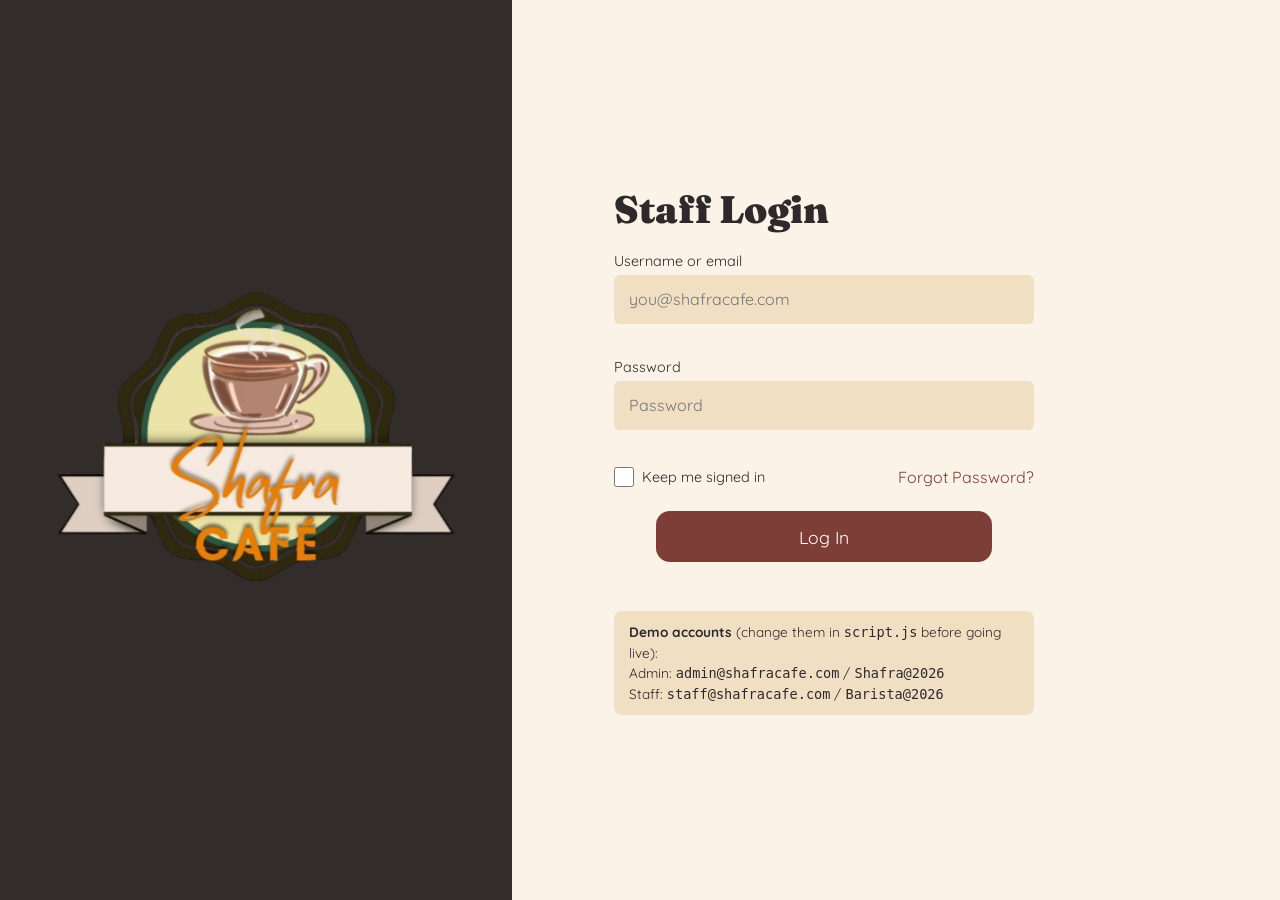
<file: EMPLOYEE/best-sellers.html>
<!DOCTYPE html>
<html lang="en">
    <head>
        <meta charset="UTF-8" />
        <meta name="viewport" content="width=device-width,initial-scale=1" />
        <title>Shafra Cafe | Best Sellers</title>        <link rel="preconnect" href="https://fonts.googleapis.com">
        <link rel="preconnect" href="https://fonts.gstatic.com" crossorigin>
        <link href="https://fonts.googleapis.com/css2?family=Caveat:wght@400..700&family=Fraunces:ital,opsz,wght@0,9..144,100..900;1,9..144,100..900&family=Outfit:wght@900&family=Quicksand:wght@300..700&display=swap" rel="stylesheet">

        <link rel="stylesheet" href="style.css" />
    </head>
    <body data-page="best-sellers">
        <div class="app">
            <aside class="side">
                <div class="logo">
                    <img src="images/shafralogo.png"/>
                    <p>
                        MANAGEMENT
                        <br />
                        PANEL
                    </p>
                </div>
                <small>Operations</small>
                <a href="orders.html">Orders</a>
                <a href="qr-generator.html">QR Generator</a>
                <small>Catalog</small>
                <a href="menu-items.html">Menu Items</a>
                <a href="hidden-menu-items.html">Hidden Menu Items</a>
                <small>Reports</small>
                <a href="sales-report.html">Sales Report</a>
                <a href="best-sellers.html" class="active">Best Sellers</a>
            </aside>
            <main>
                <h1>Best Sellers</h1>
                <div class="card sm">
                    <header>
                        <h2>Filters</h2>
                        <div id="f">
                            <button class="fb" data-t="today">Today</button>
                            <button class="fb on" data-t="week">This Week</button>
                            <button class="fb on" data-c="All">All</button>
                            <button class="fb" data-c="Drinks">Drinks</button>
                            <button class="fb" data-c="Pastry">Pastry</button>
                        </div>
                    </header>
                    <table>
                        <thead>
                            <tr>
                                <th>Rank</th>
                                <th>Item</th>
                                <th>Category</th>
                                <th>Item Sold</th>
                                <th>Revenue</th>
                            </tr>
                        </thead>
                        <tbody id="tableBody"></tbody>
                    </table>
                </div>
            </main>
        </div>
        <script src="script.js"></script>
    </body>
</html>
</file>
<file: EMPLOYEE/style.css>
:root {
    /* Shafra brand palette — matches the customer-side site */
    --brown: #322C2B;   /* was #2e2813 → customer --color1 */
    --gold: #E8A317;    /* was --green #2d5a47 / #6F7B55 → customer --gold */
    --cream: #FBF3E8;   /* was #ebe2a5 → customer --cream */
    --orange: #7D3E38;  /* was #ec7d00 → customer --caramel */
    --ink: #2E292B;     /* was #2e2813 → customer --espresso */
    --foam: #F1DFC4;    /* customer --foam, for input/panel backgrounds */
    --latte: #AF825F;   /* customer --latte, extra accent if needed */
}
* {
    box-sizing: border-box;
    margin: 0;
    padding: 0;
}
body {
    background: var(--cream);
    color: var(--ink);
    font-family: 'Quicksand', sans-serif;
}
h1, h2, h3 {
    font-family: 'Fraunces', serif;
}
h1,
h2 {
    letter-spacing: 2px;
    text-transform: uppercase;
}
.login {
    display: flex;
    min-height: 100vh;
}
.login .brand {
    flex: 0 0 40%;
    background: var(--brown);
    display: flex;
    align-items: center;
    justify-content: center;
}
.login .brand img {
    max-width: 70%;
    max-height: 70%;
}
.login .panel {
    flex: 1;
    display: flex;
    align-items: center;
    padding: 0 8%;
}
.login form {
    width: 100%;
    max-width: 420px;
}
.login h1 {
    font-weight: 900;
    text-transform: none;
    letter-spacing: 0;
    font-size: 2.4rem;
    margin-bottom: 1.2rem;
}
.login label {
    display: block;
    font-size: 0.9rem;
    margin-top: 1rem;
}
.login input[type="text"],
.login input[type="password"] {
    width: 100%;
    padding: 0.9rem;
    margin-top: 0.3rem;
    border: 0;
    border-radius: 6px;
    background: var(--foam);
    font: inherit;
    font-size: 1rem;
}
.login input:focus {
    outline: 2px solid var(--orange);
}
.row {
    display: flex;
    justify-content: space-between;
    align-items: center;
    margin: 1.2rem 0;
}
.row label {
    margin: 0;
    display: flex;
    align-items: center;
    gap: 0.5rem;
    cursor: pointer;
}
.row input {
    width: 20px;
    height: 20px;
    cursor: pointer;
}
.link {
    background: none;
    border: 0;
    color: #7D3E38;
    font: inherit;
    cursor: pointer;
}
.link:hover {
    text-decoration: underline;
}
.btn-login {
    display: block;
    width: 80%;
    margin: 1.5rem auto 0;
    padding: 0.9rem;
    border: 0;
    border-radius: 14px;
    background: var(--orange);
    color: #fff;
    font: inherit;
    font-size: 1.1rem;
    cursor: pointer;
}
.btn-login:hover {
    filter: brightness(1.1);
}
.error {
    color: #7D3E38;
    font-size: 0.9rem;
    margin-top: 0.8rem;
    min-height: 1.2em;
}

.app {
    display: flex;
    min-height: 100vh;
}
.side {
    flex: 0 0 230px;
    background: var(--brown);
    color: var(--cream);
    padding: 1.2rem 0;
}
.side .logo {
    text-align: center;
    padding-bottom: 1rem;
}
.side .logo img {
    width: 90px;
}
.side .logo p {
    color: #fff;
    letter-spacing: 2px;
    margin-top: 0.6rem;
}
.side small {
    display: block;
    padding: 1rem 1rem 0.3rem;
    font-size: 0.8rem;
    color: #fff;
}
.side a {
    display: block;
    padding: 0.55rem 1rem;
    color: #fff;
    text-decoration: none;
    font-size: 1.05rem;
}
.side a:hover {
    background: #6B5D55;
}
.side a.active {
    background: var(--latte);
    color: var(--cream);
}
main {
    flex: 1;
    padding: 1.5rem 1.8rem;
}
main h1 {
    font-size: 2rem;
    margin-bottom: 1rem;
}
.stats {
    display: grid;
    grid-template-columns: repeat(4, 1fr);
    gap: 0.8rem;
    margin-bottom: 1.5rem;
}
.stat {
    background: var(--latte);
    color: #fff;
    border-radius: 8px;
    padding: 0.8rem 1rem;
}
.stat b {
    display: block;
    font-size: 1.8rem;
}
.stat span {
    font-size: 0.8rem;
}
.card {
    background: #fff;
    border-radius: 8px;
    overflow: hidden;
    box-shadow: 0 1px 4px #0003;
}
.card header {
    background: var(--latte);
    color: #fff;
    display: flex;
    justify-content: space-between;
    align-items: center;
    padding: 0.8rem 1rem;
}
.card header h2 {
    font-size: 1.6rem;
}
table {
    width: 100%;
    border-collapse: collapse;
}
th,
td {
    text-align: left;
    padding: 0.8rem 1rem;
    border-bottom: 1px solid #ccc;
    font-size: 0.9rem;
}
.tag {
    display: inline-block;
    padding: 0.35rem 0.8rem;
    border-radius: 14px;
    color: #fff;
    font-weight: 700;
    font-size: 0.8rem;
}
.Grab {
    background: #6F7B55;
}
.Pickup {
    background: #8A6A4B;
}
.FoodPanda {
    background: #7D3E38;
}
.status {
    display: inline-block;
    min-width: 130px;
    padding: 0.4rem 0.7rem;
    border-radius: 4px;
    background: #E3C59F;
    font-size: 0.85rem;
}
.act {
    min-width: 150px;
    padding: 0.5rem 0.7rem;
    border: 0;
    border-radius: 4px;
    font: inherit;
    font-size: 0.85rem;
    cursor: pointer;
    background: #E3C59F;
}
.act:hover {
    filter: brightness(1.05);
}
select.act.done {
    background: #D5DCC0;
}
select.act.drop {
    background: #D9A9A3;
}
.placeholder {
    background: #fff;
    border-radius: 8px;
    padding: 2rem;
    box-shadow: 0 1px 4px #0003;
}
@media (max-width: 700px) {
    .login {
        flex-direction: column;
    }
    .login .brand {
        flex: 0 0 200px;
    }
    .app {
        flex-direction: column;
    }
    .side {
        flex: none;
    }
    .stats {
        grid-template-columns: 1fr 1fr;
    }
}
.pills button {
    margin-left: 0.4rem;
    padding: 0.3rem 0.8rem;
    border: 0;
    border-radius: 14px;
    background: var(--brown);
    color: #fff;
    font: inherit;
    font-size: 0.8rem;
    font-weight: 700;
    cursor: pointer;
}
.pills button.on {
    background: var(--orange);
}
.qrwrap {
    display: grid;
    grid-template-columns: 320px 1fr;
    gap: 2rem;
    align-items: start;
}
.qrcard {
    background: var(--latte);
    color: #fff;
    border-radius: 14px;
    padding: 1.5rem;
    text-align: center;
}
.qrcard dl div {
    display: flex;
    justify-content: space-between;
    border-bottom: 1px solid #fff5;
    padding: 0.25rem 0;
    font-size: 0.85rem;
}
.qrcard dt {
    letter-spacing: 1px;
}
.qrbox {
    background: #fff;
    border-radius: 12px;
    padding: 1rem;
    margin: 1.2rem 0 0.8rem;
    display: flex;
    justify-content: center;
    min-height: 210px;
}
.qrcard small {
    font-size: 0.8rem;
}
.lbl {
    font-size: 1.3rem;
    display: block;
}
.field {
    width: 100%;
    padding: 0.8rem;
    border: 0;
    border-radius: 6px;
    background: var(--foam);
    font: inherit;
    margin: 0.4rem 0 1rem;
}
.btn {
    padding: 0.5rem 1rem;
    border: 0;
    border-radius: 14px;
    background: var(--orange);
    color: #fff;
    cursor: pointer;
}
.btn:hover {
    filter: brightness(1.1);
}
.msg {
    margin-top: 0.8rem;
    font-size: 0.9rem;
    min-height: 1.2em;
}
.sub {
    font-size: 1.1rem;
    margin-bottom: 0.4rem;
}
.panel-g {
    background: var(--latte);
    padding: 0.8rem;
    border-radius: 8px;
}
.grid {
    display: grid;
    grid-template-columns: 1fr 1fr;
    gap: 0.8rem;
}
.mi {
    background: var(--brown);
    border-radius: 8px;
    overflow: hidden;
    color: #fff;
    padding-bottom: 0.8rem;
}
.mi .img {
    height: 100px;
    background: #8a6a4a center/cover;
}
.mi h3 {
    color: var(--cream);
    font-size: 1.4rem;
    padding: 0.5rem 0.7rem 0;
}
.mi p {
    padding: 0 0.7rem;
    font-weight: 700;
}
.mi .b {
    padding: 0.4rem 0.7rem 0;
    display: flex;
    gap: 0.4rem;
}
.chip {
    padding: 0.3rem 1rem;
    border: 0;
    border-radius: 14px;
    background: var(--latte);
    color: #fff;
    font: inherit;
    font-size: 0.8rem;
    cursor: pointer;
}
.chip.off {
    background: #6B5D55;
}
.mi .b .cr {
    padding: 0.6rem 1.4rem;
    background: var(--cream);
    color: var(--brown);
    border: 0;
    border-radius: 6px;
    font: inherit;
    cursor: pointer;
}
.addbox {
    background: var(--brown);
    color: #fff;
    border-radius: 8px;
    padding: 0.8rem;
    margin-top: 0.8rem;
}
.addbox h3 {
    letter-spacing: 1px;
    text-transform: uppercase;
}
.frm {
    display: flex;
    gap: 0.5rem;
    flex-wrap: wrap;
    align-items: flex-end;
    margin-top: 0.4rem;
}
.frm label {
    font-size: 0.8rem;
    display: flex;
    flex-direction: column;
    gap: 0.2rem;
    flex: 1;
    min-width: 120px;
}
.frm input,
.frm select {
    padding: 0.5rem;
    border: 0;
    border-radius: 6px;
    background: #fff;
    font: inherit;
    font-size: 0.85rem;
    width: 100%;
}
.hid .frm input,
.hid .frm select {
    background: var(--foam);
}
.hid .frm {
    color: var(--ink);
}
.badge {
    display: inline-block;
    padding: 0.35rem 1rem;
    border-radius: 14px;
    background: var(--latte);
    color: #fff;
    border: 0;
    font: inherit;
    cursor: pointer;
}
.badge.off {
    background: #AF825F;
}
.ed {
    padding: 0.3rem 0.6rem;
    border: 0;
    border-radius: 14px;
    background: var(--orange);
    color: #fff;
    font: inherit;
    font-size: 0.8rem;
    cursor: pointer;
}
.rm {
    padding: 0.3rem 0.8rem;
    border: 0;
    border-radius: 14px;
    background: var(--brown);
    color: #fff;
    font: inherit;
    font-size: 0.8rem;
    cursor: pointer;
    margin-left: 0.3rem;
}
.tog,
.fb {
    padding: 0.4rem 1.1rem;
    border: 0;
    border-radius: 18px;
    background: #fff;
    color: var(--orange);
    font: inherit;
    font-size: 0.95rem;
    cursor: pointer;
    margin-right: 0.4rem;
}
.tog.on {
    background: var(--orange);
    color: #fff;
}
.fb {
    color: var(--ink);
    font-size: 0.8rem;
    margin: 0 0 0 0.4rem;
}
.fb.on {
    background: #C9B79C;
}
.st {
    display: inline-block;
    padding: 0.3rem 0.8rem;
    border-radius: 12px;
    font-size: 0.8rem;
    color: var(--ink);
}
.st.done {
    background: #6F7B55;
}
.st.drop {
    background: #7D3E38;
    color: #fff;
}
.cat {
    display: inline-block;
    padding: 0.3rem 0.7rem;
    border-radius: 12px;
    font-size: 0.75rem;
    font-weight: 700;
}
.Drinks {
    background: #E6E9D8;
}
.Pastry {
    background: #F1DFC4;
}
.stats3 {
    display: grid;
    grid-template-columns: repeat(3, 1fr);
    gap: 0.8rem;
    margin: 1rem 0 1.2rem;
    max-width: 760px;
}
.sm {
    max-width: 760px;
}
@media (max-width: 800px) {
    .qrwrap,
    .grid {
        grid-template-columns: 1fr;
    }
}

/* Live orders page */
.DineIn { background: #AF825F; }
.Reward { background: #322C2B; }
.status.Preparing { background: #F1DFC4; }
.status.Ready { background: #E3C59F; }
.status.Received { background: #D5DCC0; }
.status.Cancelled { background: #D9A9A3; }
.empty { padding: 1.5rem; text-align: center; opacity: .7; }
.Delivery { background: #7D3E38; color: #fff; }

/* ===== Menu / Hidden menu pages (shared catalog) ===== */
.toolbar { display: flex; gap: 0.8rem; flex-wrap: wrap; align-items: center; margin-bottom: 0.4rem; }
.toolbar .pills { margin: 0; }
.toolbar input[type="search"] {
    margin-left: auto; padding: 0.45rem 0.8rem; border: 1px solid var(--latte);
    border-radius: 14px; background: var(--foam); font: inherit; font-size: 0.85rem; min-width: 200px;
}
.total { font-size: 0.85rem; margin-bottom: 0.6rem; opacity: 0.8; }
.cat-group { margin-bottom: 1.2rem; }
.cat-title {
    display: flex; align-items: baseline; justify-content: space-between;
    font-size: 1.15rem; color: var(--ink); margin-bottom: 0.5rem;
    border-bottom: 2px solid var(--orange); padding-bottom: 0.2rem;
}
.cat-title span { font-size: 0.8rem; font-weight: 400; }
.grid { grid-template-columns: repeat(auto-fill, minmax(260px, 1fr)); }
.mi .b { flex-wrap: wrap; }
.mi.is-off .img { filter: grayscale(1); opacity: 0.7; }
.mi-tags { padding: 0.3rem 0.7rem 0; display: flex; gap: 0.3rem; flex-wrap: wrap; }
.mi-tag { font-size: 0.7rem; padding: 0.1rem 0.5rem; border-radius: 10px; background: var(--latte); color: #fff; }
.mi-tag.off { background: #6B5D55; }
.mi-tag.gold { background: var(--gold); color: var(--ink); }
.chip.danger { background: var(--orange); }
.empty { padding: 1rem; text-align: center; }
.frm .wide { flex: 2; min-width: 220px; }
.preview { width: 64px; height: 64px; object-fit: cover; border-radius: 8px; border: 2px solid var(--cream); }
.addrow { display: flex; justify-content: flex-end; align-items: center; gap: 0.8rem; margin-top: 0.6rem; }
.form-msg { font-size: 0.85rem; margin-right: auto; }
.form-msg.ok { color: #BFE3A8; }
.form-msg.bad { color: #FFB4A8; }
.edit-dialog { border: 0; border-radius: 12px; padding: 1.2rem; background: var(--brown); color: #fff; width: min(560px, 92vw); }
.edit-dialog::backdrop { background: rgba(46, 41, 43, 0.6); }
.edit-dialog h3 { margin-bottom: 0.4rem; }
.edit-dialog .form-msg.bad { margin-top: 0.5rem; }
.btn.ghost { background: transparent; border: 1px solid var(--latte); }

/* ---------- Sidebar: section headings stay at the left, the pages under them are indented ---------- */
.side small {
    text-transform: uppercase;
    letter-spacing: 1.5px;
    font-weight: 700;
    opacity: 0.75;
}
.side a {
    padding-left: 2.2rem;
    border-left: 4px solid transparent;
}
.side a.active {
    border-left-color: var(--gold);
}
.side a.logout {
    margin-top: 1.5rem;
    border-top: 1px solid #ffffff33;
    padding-left: 1rem;
}

/* ---------- Bigger logo for branding visibility ---------- */
.side .logo img {
    width: 150px;
}
.login .brand img {
    max-width: 85%;
    max-height: 85%;
}

/* ---------- Staff login: field errors ---------- */
.login input.invalid {
    border-color: #B3261E;
    box-shadow: 0 0 0 2px #b3261e26;
}
.login .field-error {
    display: block;
    color: #B3261E;
    font-size: 0.82rem;
    min-height: 1.1em;
    margin-top: 0.25rem;
}
.login .hint {
    margin-top: 1.2rem;
    padding: 0.7rem 0.9rem;
    background: var(--foam);
    border-radius: 8px;
    font-size: 0.85rem;
    line-height: 1.5;
}
</file>
<file: CUSTOMER/css/style.css>
/* =========================================================
   Shafra Cafe - style.css
   1. Variables and base
   2. Layout and buttons
   3. Navigation, order button, footer
   4. Home
   5. Menu
   6. Offers
   7. About and Gallery
   8. Contact, forms, events, FAQ, newsletter
   9. Finishing touches
   ========================================================= */

/* ---------- 1. Variables and base ---------- */
:root {
  --color1: #322C2B;
  --color2: #AF8260;
  --espresso: #2E292B;
  --cream: #FBF3E8;
  --foam: #F1DFC4;
  --latte: #AF825F;
  --caramel: #7D3E38;
  --sage: #6F7B55;
  --radius: 16px;
  --shadow: 0 8px 24px rgba(46, 41, 43, .12);
}

* {
  box-sizing: border-box;
  margin: 0;
  padding: 0;
}

body {
  font-family: 'Quicksand', sans-serif;
  background: var(--cream);
  color: var(--espresso);
  line-height: 1.7;
}

h1,
h2,
h3 {
  font-family: 'Fraunces', serif;
  line-height: 1.2;
}

h2 {
  margin-bottom: 24px;
  font-size: 2rem;
}

/* ---------- 2. Layout and buttons ---------- */
section {
  padding: 80px 20px;
}

.container {
  max-width: 1100px;
  margin: 0 auto;
}

.btn {
  display: inline-block;
  padding: 14px 28px;
  background: var(--caramel);
  color: #fff;
  border: 2px solid var(--caramel);
  border-radius: 999px;
  text-decoration: none;
  font-family: inherit;
  font-size: 1rem;
  font-weight: 500;
  cursor: pointer;
  transition: transform .2s, box-shadow .2s;
}

.btn:hover {
  transform: translateY(-2px);
  box-shadow: var(--shadow);
}

.btn-outline {
  background: transparent;
  color: var(--caramel);
}

.tagline {
  font-family: 'Caveat', cursive;
  font-size: 1.8rem;
  color: var(--caramel);
}

.page-title {
  background: var(--foam);
  text-align: center;
  padding: 70px 20px 50px;
}

.page-title h1 {
  font-size: clamp(2.2rem, 5vw, 3.4rem);
  margin-bottom: 8px;
}

/* ---------- 3. Navigation, order button, footer ---------- */
nav {
  position: sticky;
  top: 0;
  z-index: 100;
  display: flex;
  justify-content: center;
  align-items: center;
  padding: 16px 40px;
  background: var(--color1);
  backdrop-filter: blur(6px);
  box-shadow: 0 2px 12px rgba(46, 41, 43, .08);
}

nav .logo img {
  height: 100px;
  width: 100px;
}

nav ul {
  display: flex;
  gap: 32px;
  list-style: none;
}

nav ul a {
  color: white;
  font-family: "Outfit", sans-serif;
  font-weight: 700;
  text-decoration: none;
  padding-bottom: 4px;
  border-bottom: 2px solid transparent;
  transition: border-color .2s;
}

nav ul a:hover,
nav ul a.active {
  border-color: var(--latte);
}

.order-fab {
  position: fixed;
  right: 24px;
  bottom: 24px;
  z-index: 200;
  padding: 14px 24px;
  border-radius: 999px;
  background: var(--caramel);
  color: #fff;
  text-decoration: none;
  font-weight: 500;
  box-shadow: var(--shadow);
}

footer {
  background: var(--espresso);
  color: var(--cream);
  padding: 60px 20px 24px;
}

.footer-grid {
  max-width: 1100px;
  margin: 0 auto;
  display: grid;
  grid-template-columns: repeat(auto-fit, minmax(220px, 1fr));
  gap: 32px;
}

footer h3 {
  color: var(--latte);
  margin-bottom: 12px;
}

footer a {
  color: var(--cream);
  text-decoration: none;
}

footer a:hover {
  color: var(--latte);
}

.copyright {
  text-align: center;
  margin-top: 40px;
  font-size: .85rem;
  opacity: .7;
}

/* ---------- 4. Home ---------- */
.hero {
  min-height: 90vh;
  display: grid;
  place-items: center;
  text-align: center;
  padding: 20px;
  background: var(--caramel);
  color: var(--cream);
}

.hero h1 {
  font-size: clamp(2.4rem, 6vw, 4.5rem);
  margin: 8px 0 12px;
}

.hero .tagline {
  color: var(--latte);
}

.hero .btn {
  background-color: var(--color1);
  margin: 24px 8px 0;
}

.hero .btn-outline {
  color: var(--cream);
  border-color: var(--cream);
}

.offer-banner {
  display: grid;
  grid-template-columns: 1fr 1fr;
  align-items: center;
  gap: 32px;
  background: var(--color2);
  color: #fff;
  border-radius: var(--radius);
  overflow: hidden;
}

.offer-banner img {
  width: 100%;
  height: 100%;
  object-fit: cover;
}

.offer-banner .text {
  padding: 40px;
}

.offer-banner h2 {
  color: var(--caramel);
  margin: 12px 0;
}

.offer-banner .btn {
  margin-top: 16px;
  background: var(--cream);
  color: var(--espresso);
  border-color: var(--cream);
}

.badge {
  display: inline-block;
  background: var(--cream);
  color: var(--color1);
  padding: 4px 14px;
  border-radius: 999px;
  font-size: .8rem;
  font-weight: 500;
}

.info-grid {
  display: grid;
  grid-template-columns: repeat(auto-fit, minmax(240px, 1fr));
  gap: 24px;
}

.info-card {
  background: var(--foam);
  padding: 28px;
  border-radius: var(--radius);
  text-align: center;
  box-shadow: var(--shadow);
}

.info-card .icon {
  font-size: 2rem;
}

.info-card h3 {
  margin: 6px 0;
}

.info-card a {
  color: var(--caramel);
}

.cards {
  display: grid;
  grid-template-columns: repeat(auto-fit, minmax(240px, 1fr));
  gap: 28px;
}

.card {
  position: relative;
  background: #fff;
  border-radius: var(--radius);
  overflow: hidden;
  box-shadow: var(--shadow);
  transition: transform .25s;
}

.card:hover {
  transform: translateY(-6px);
}

.card .img-wrap {
  overflow: hidden;
  height: 200px;
}

.card img {
  width: 100%;
  height: 100%;
  object-fit: cover;
  transition: transform .4s;
}

.card:hover img {
  transform: scale(1.08);
}

.card .body {
  padding: 20px;
}

.card .body h3 {
  margin-bottom: 6px;
}

.price {
  color: var(--caramel);
  font-weight: 500;
}

.ribbon {
  position: absolute;
  top: 14px;
  left: 14px;
  padding: 4px 12px;
  border-radius: 999px;
  font-size: .75rem;
  font-weight: 500;
  color: #fff;
  background: var(--caramel);
  z-index: 1;
}

.ribbon.new {
  background: var(--sage);
}

.story {
  background: var(--foam);
}

.story .container {
  display: grid;
  grid-template-columns: 1fr 1fr;
  gap: 48px;
  align-items: center;
}

.story img {
  width: 100%;
  border-radius: var(--radius);
}

.story h2 {
  margin-top: 4px;
}

.story p {
  margin-bottom: 18px;
}

.review {
  position: relative;
  background: #fff;
  padding: 48px 28px 24px;
  border-radius: var(--radius);
  box-shadow: var(--shadow);
}

.review::before {
  content: '\201C';
  position: absolute;
  top: -8px;
  left: 18px;
  font-family: 'Fraunces', serif;
  font-size: 5rem;
  color: var(--latte);
  opacity: .5;
}

.stars {
  color: var(--caramel);
  letter-spacing: 2px;
}

.review .name {
  color: var(--latte);
  font-weight: 500;
  margin-top: 12px;
}

/* ---------- 5. Menu ---------- */
.menu-category {
  margin-top: 56px;
}

.menu-category h2::after {
  content: '';
  display: block;
  width: 60px;
  height: 3px;
  background: var(--latte);
  margin-top: 10px;
}

.category-tabs {
  display: flex;
  justify-content: center;
  gap: 10px;
  flex-wrap: wrap;
  margin: 20px 0 8px;
}

.category-tabs button {
  width: 9em;
  height: 3em;
  border-radius: 30em;
  font-size: 15px;
  font-family: inherit;
  border: none;
  position: relative;
  overflow: hidden;
  z-index: 1;
  background-color: var(--latte);
  box-shadow: 6px 6px 12px #c5c5c5,
    -6px -6px 12px #ffffff;
}

.category-tabs button::before {
  content: '';
  width: 0;
  height: 3em;
  border-radius: 30em;
  position: absolute;
  top: 0;
  left: 0;
  background-image: linear-gradient(to right, #2E292B 0%, #7D3E38 100%);
  transition: .5s ease;
  display: block;
  z-index: -1;
}

.category-tabs button:hover::before {
  width: 9em;
}

.category-tabs button.active,
.category-tabs button:hover {
  background: var(--latte);
  color: white;
}

.search {
  width: 100%;
  max-width: 420px;
  padding: 12px 20px;
  border: 2px solid var(--latte);
  border-radius: 999px;
  background: #fff;
  font-family: inherit;
  font-size: 1rem;
  color: var(--espresso);
}

.search:focus {
  outline: none;
  box-shadow: 0 0 0 4px rgba(175, 130, 95, .3);
}

.menu-list {
  display: grid;
  grid-template-columns: repeat(auto-fit, minmax(320px, 1fr));
  gap: 12px 56px;
}

.menu-item {
  padding: 14px 0;
}

.menu-item .row {
  display: flex;
  align-items: baseline;
  gap: 8px;
}

.menu-item h3 {
  font-size: 1.15rem;
}

.menu-item .dots {
  flex: 1;
  border-bottom: 2px dotted var(--latte);
}

.menu-item p {
  font-size: .9rem;
  opacity: .75;
}

.tag {
  display: inline-block;
  font-size: .7rem;
  padding: 2px 10px;
  border-radius: 999px;
  margin-left: 6px;
  color: #fff;
  vertical-align: middle;
  font-family: 'Quicksand', sans-serif;
}

.tag.vegan {
  background: var(--sage);
}

.tag.nuts {
  background: var(--caramel);
}

.tag.spicy {
  background: #B3261E;
}

.size-options {
  display: flex;
  gap: 8px;
  margin-top: 8px;
}

.size-options label {
  padding: 4px 14px;
  border: 1.5px solid var(--latte);
  border-radius: 999px;
  font-size: .85rem;
  cursor: pointer;
}

.size-options input {
  display: none;
}

.size-options input:checked+label {
  background: var(--latte);
  color: #fff;
}

.no-results {
  text-align: center;
  margin-top: 40px;
  opacity: .7;
}

/* Limited offers: highlighted block shown first on the menu */
.menu-offers {
  margin-top: 32px;
  padding: 32px;
  border-radius: var(--radius);
  background: linear-gradient(135deg, #F1DFC4, #E3C59F);
  box-shadow: var(--shadow);
}

.menu-offers .badge {
  background: var(--caramel);
  color: #fff;
}

.menu-offers h2 {
  margin-top: 10px;
  margin-bottom: 4px;
}

.menu-offers h2::after {
  background: var(--caramel);
}

.menu-offers .menu-item .dots {
  border-bottom-color: var(--caramel);
}

.menu-offers .menu-item p {
  opacity: .85;
}

.offer-note {
  font-family: 'Caveat', cursive;
  font-size: 1.4rem;
  color: var(--espresso);
  margin-bottom: 16px;
}

.offer-note a {
  color: var(--caramel);
}

.tag.limited {
  background: var(--caramel);
}

.tag.new {
  background: var(--sage);
}

.category-tabs button.offers-tab {
  border: none;
  background-color: var(--caramel);   /* not selected: caramel */
  color: #fff;
}

/* on hover a latte-to-light gradient slides in */
.category-tabs button.offers-tab::before {
  content: '';
  width: 0;
  height: 3em;
  border-radius: 30em;
  position: absolute;
  top: 0;
  left: 0;
  background-image: linear-gradient(to right, #AF825F 0%, #F1DFC4 100%);
  transition: .5s ease;
  display: block;
  z-index: -1;
}

.category-tabs button.offers-tab:hover {
  background-color: var(--caramel);
  color: var(--espresso);
}

.category-tabs button.offers-tab:hover::before {
  width: 9em;
}

/* selected: the same latte as the other selected tabs */
.category-tabs button.offers-tab.active {
  background-color: var(--latte);
  color: #fff;
}

/* ---------- 6. Offers ---------- */
.season-autumn {
  background: linear-gradient(135deg, #F1DFC4, #E3C59F);
}

.season-christmas {
  background: linear-gradient(135deg, #2F4F3A, #4D7A5A);
  color: #fff;
}

.season-title {
  font-size: clamp(2rem, 5vw, 3.2rem);
  text-align: center;
  margin-bottom: 16px;
}

.old-price {
  text-decoration: line-through;
  opacity: .5;
  margin-right: 8px;
}

.until {
  font-family: 'Caveat', cursive;
  font-size: 1.3rem;
  color: var(--sage);
}

.countdown {
  display: flex;
  justify-content: center;
  gap: 16px;
  flex-wrap: wrap;
}

.countdown div {
  min-width: 80px;
  padding: 16px 12px;
  text-align: center;
  background: var(--espresso);
  color: var(--cream);
  border-radius: var(--radius);
}

.countdown .num {
  display: block;
  font-family: 'Fraunces', serif;
  font-size: 2rem;
}

.countdown .label {
  font-size: .75rem;
  text-transform: uppercase;
  letter-spacing: 1px;
  color: var(--latte);
}

.coupon {
  border: 2px dashed var(--latte);
  background: #fff;
  border-radius: var(--radius);
  padding: 24px 28px;
  text-align: center;
}

.coupon .big {
  font-family: 'Fraunces', serif;
  font-size: 2.4rem;
  color: var(--caramel);
}

.coming-soon img {
  filter: blur(3px) grayscale(.4);
}

.coming-soon {
  opacity: .85;
}

.coming-soon::after {
  content: 'Coming soon';
  position: absolute;
  inset: 0;
  display: grid;
  place-items: center;
  font-family: 'Caveat', cursive;
  font-size: 2rem;
  color: var(--espresso);
  background: rgba(251, 243, 232, .55);
}

/* ---------- 7. About and Gallery ---------- */
.about-grid {
  display: grid;
  grid-template-columns: 1.2fr 1fr;
  gap: 56px;
  align-items: start;
}

.about-text p {
  max-width: 62ch;
  margin-bottom: 18px;
}

.about-text .lead {
  font-size: 1.25rem;
}

.about-grid img {
  width: 100%;
  border-radius: var(--radius);
  box-shadow: var(--shadow);
}

.pull-quote {
  border-left: 4px solid var(--latte);
  padding-left: 20px;
  font-family: 'Fraunces', serif;
  font-size: 1.5rem;
  font-style: italic;
  margin: 28px 0;
}

.team {
  display: grid;
  grid-template-columns: repeat(auto-fit, minmax(180px, 1fr));
  gap: 32px;
  text-align: center;
}

.team img {
  width: 140px;
  height: 140px;
  object-fit: cover;
  border-radius: 50%;
  border: 4px solid var(--latte);
  transition: transform .3s;
  margin: 0 auto 12px;
}

.team .member:hover img {
  transform: scale(1.06);
}

.team .role {
  font-size: .85rem;
  color: var(--sage);
}

.values {
  display: grid;
  grid-template-columns: repeat(auto-fit, minmax(220px, 1fr));
  gap: 28px;
  text-align: center;
}

.values .icon {
  width: 70px;
  height: 70px;
  margin: 0 auto 14px;
  display: grid;
  place-items: center;
  font-size: 1.8rem;
  background: var(--foam);
  border-radius: 50%;
}

.gallery {
  display: grid;
  grid-template-columns: repeat(auto-fill, minmax(240px, 1fr));
  grid-auto-rows: 240px;
  gap: 14px;
}

.gallery .item {
  position: relative;
  overflow: hidden;
  border-radius: 12px;
  cursor: zoom-in;
}

.gallery .item.wide {
  grid-column: span 2;
}

.gallery img {
  width: 100%;
  height: 100%;
  object-fit: cover;
  transition: transform .4s;
}

.gallery .item:hover img {
  transform: scale(1.08);
}

.gallery .caption {
  position: absolute;
  inset: auto 0 0 0;
  padding: 14px;
  color: #fff;
  background: linear-gradient(transparent, rgba(46, 41, 43, .85));
  opacity: 0;
  transition: opacity .3s;
}

.gallery .item:hover .caption {
  opacity: 1;
}

.lightbox {
  position: fixed;
  inset: 0;
  background: rgba(0, 0, 0, .85);
  display: grid;
  place-items: center;
  z-index: 500;
  cursor: zoom-out;
}

.lightbox img {
  max-width: 90vw;
  max-height: 85vh;
  border-radius: 12px;
}

/* ---------- 8. Contact, forms, events, FAQ, newsletter ---------- */
.contact-grid {
  display: grid;
  grid-template-columns: 1fr 1fr;
  gap: 32px;
}

.map iframe {
  width: 100%;
  height: 100%;
  min-height: 320px;
  border: 0;
  border-radius: var(--radius);
  box-shadow: var(--shadow);
}

.contact-info {
  background: var(--foam);
  padding: 32px;
  border-radius: var(--radius);
}

.contact-info h2 {
  font-size: 1.5rem;
}

.contact-info p {
  margin-bottom: 14px;
}

.contact-info a {
  color: var(--caramel);
}

.hours {
  width: 100%;
  border-collapse: collapse;
}

.hours td {
  padding: 10px 0;
  border-bottom: 1px solid rgba(46, 41, 43, .12);
}

.hours td:last-child {
  text-align: right;
}

.hours tr.today {
  background: rgba(175, 130, 95, .2);
  font-weight: 500;
}

.form {
  background: #fff;
  padding: 36px;
  border-radius: var(--radius);
  box-shadow: var(--shadow);
  display: grid;
  gap: 18px;
}

.form label {
  font-size: .9rem;
  font-weight: 500;
  display: block;
  margin-bottom: 4px;
}

.form input,
.form textarea,
.form select {
  width: 100%;
  padding: 12px 16px;
  border: 1.5px solid #e2d5c3;
  border-radius: 12px;
  font-family: inherit;
  font-size: 1rem;
  background: var(--cream);
  color: var(--espresso);
}

.form input:focus,
.form textarea:focus,
.form select:focus {
  outline: none;
  border-color: var(--caramel);
  box-shadow: 0 0 0 4px rgba(125, 62, 56, .15);
}

.form textarea {
  min-height: 130px;
  resize: vertical;
}

.form .row-3 {
  display: grid;
  grid-template-columns: repeat(3, 1fr);
  gap: 14px;
}

.form .btn {
  width: 100%;
}

.form-message {
  color: var(--sage);
  font-weight: 500;
  text-align: center;
}

.form-message.error {
  color: #B3261E;
}

.two-forms {
  display: grid;
  grid-template-columns: 1fr 1fr;
  gap: 32px;
  align-items: start;
}

.event {
  display: flex;
  gap: 20px;
  align-items: center;
  background: #fff;
  padding: 20px;
  border-radius: var(--radius);
  box-shadow: var(--shadow);
  margin-bottom: 18px;
}

.event .date {
  min-width: 72px;
  text-align: center;
  background: var(--caramel);
  color: #fff;
  border-radius: 12px;
  padding: 10px 6px;
}

.event .date .day {
  display: block;
  font-family: 'Fraunces', serif;
  font-size: 1.8rem;
  line-height: 1;
}

.event .date .month {
  font-size: .75rem;
  text-transform: uppercase;
  letter-spacing: 1px;
}

.event h3 {
  font-size: 1.2rem;
}

.event p {
  font-size: .9rem;
  opacity: .8;
}

details {
  border-bottom: 1px solid rgba(46, 41, 43, .15);
  padding: 16px 0;
}

summary {
  cursor: pointer;
  font-weight: 500;
  list-style: none;
  display: flex;
  justify-content: space-between;
}

summary::-webkit-details-marker {
  display: none;
}

summary::after {
  content: '+';
  color: var(--caramel);
  font-size: 1.4rem;
}

details[open] summary::after {
  content: '\2212';
}

details p {
  margin-top: 10px;
  opacity: .85;
}

.newsletter {
  background: var(--espresso);
  color: var(--cream);
  text-align: center;
}

.newsletter h2 {
  margin-bottom: 8px;
}

.newsletter form {
  display: flex;
  justify-content: center;
  max-width: 480px;
  margin: 20px auto 0;
}

.newsletter input {
  flex: 1;
  padding: 14px 20px;
  border: 0;
  border-radius: 999px 0 0 999px;
  font-family: inherit;
  font-size: 1rem;
}

.newsletter button {
  padding: 14px 24px;
  border: 0;
  border-radius: 0 999px 999px 0;
  background: var(--caramel);
  color: #fff;
  cursor: pointer;
  font-family: inherit;
  font-size: 1rem;
}

.newsletter .form-message {
  color: var(--latte);
  margin-top: 12px;
}

/* ---------- 9. Finishing touches ---------- */
html {
  scroll-behavior: smooth;
}

img {
  max-width: 100%;
  display: block;
}

::selection {
  background: var(--latte);
  color: #fff;
}

:focus-visible {
  outline: 3px solid var(--caramel);
  outline-offset: 3px;
}

/* ---------- Phones and small screens ---------- */
@media (max-width: 800px) {

  .about-grid,
  .contact-grid,
  .two-forms {
    grid-template-columns: 1fr;
  }
}

@media (max-width: 700px) {
  nav {
    flex-direction: column;
    gap: 10px;
    padding: 12px;
  }

  nav ul {
    gap: 16px;
    flex-wrap: wrap;
    justify-content: center;
  }

  section {
    padding: 56px 16px;
  }

  .offer-banner,
  .story .container {
    grid-template-columns: 1fr;
  }

  .offer-banner .text {
    padding: 28px;
  }

  .gallery .item.wide {
    grid-column: span 1;
  }

  .menu-list {
    grid-template-columns: 1fr;
  }
}

@media (max-width: 600px) {
  .form .row-3 {
    grid-template-columns: 1fr;
  }
}

/* =========================================================
   10. Item pop-up, cart, account, reviews
   ========================================================= */

/* The "hidden" attribute must always win, even on grid/flex elements */
[hidden] {
  display: none !important;
}

/* Nav: cart count and login link */
nav ul {
  align-items: center;
}

.cart-count {
  display: inline-block;
  min-width: 20px;
  margin-left: 4px;
  padding: 0 6px;
  border-radius: 999px;
  background: var(--caramel);
  color: #fff;
  font-size: .75rem;
  line-height: 20px;
  text-align: center;
}

/* Menu items are now tappable */
.menu-item[data-id] {
  cursor: pointer;
  padding: 14px;
  margin: 0 -14px;
  border-radius: 12px;
  transition: background .2s;
}

.menu-item[data-id]:hover,
.menu-item[data-id]:focus-visible {
  background: rgba(175, 130, 95, .18);
}

.view-hint {
  display: inline-block;
  margin-top: 4px;
  font-size: .8rem;
  font-weight: 500;
  color: var(--caramel);
}

/* Item pop-up (<dialog>) */
dialog.item-dialog {
  border: 0;
  border-radius: var(--radius);
  padding: 0;
  width: min(560px, 94vw);
  max-height: 92vh;
  overflow: auto;
  background: var(--cream);
  color: var(--espresso);
  box-shadow: 0 20px 60px rgba(0, 0, 0, .35);
  margin: auto;
}

dialog.item-dialog::backdrop {
  background: rgba(46, 41, 43, .6);
}

.dialog-close {
  position: absolute;
  top: 12px;
  right: 12px;
  z-index: 2;
  width: 40px;
  height: 40px;
  border: 0;
  border-radius: 50%;
  background: rgba(255, 255, 255, .92);
  color: var(--espresso);
  font-size: 1.5rem;
  line-height: 1;
  cursor: pointer;
}

.dialog-img img {
  width: 100%;
  height: 240px;
  object-fit: cover;
}

.dialog-body {
  padding: 24px 28px 28px;
}

.dialog-body h2 {
  margin: 4px 0 6px;
  font-size: 1.8rem;
}

.dialog-body h3 {
  margin: 22px 0 8px;
  font-family: 'Quicksand', sans-serif;
  font-size: .95rem;
  font-weight: 500;
  text-transform: uppercase;
  letter-spacing: .5px;
  color: var(--sage);
}

.dialog-body .price {
  font-size: 1.2rem;
}

.allergens {
  margin-top: 6px;
  font-size: .85rem;
  opacity: .8;
}

.note {
  width: 100%;
  min-height: 70px;
  padding: 12px 16px;
  border: 1.5px solid #e2d5c3;
  border-radius: 12px;
  background: #fff;
  font-family: inherit;
  font-size: .95rem;
  color: var(--espresso);
  resize: vertical;
}

.chips {
  display: flex;
  gap: 8px;
  flex-wrap: wrap;
}

.chip-option input {
  position: absolute;
  opacity: 0;
  width: 0;
  height: 0;
}

.chip-option span {
  display: inline-block;
  padding: 7px 18px;
  border: 1.5px solid var(--latte);
  border-radius: 999px;
  font-size: .9rem;
  cursor: pointer;
}

.chip-option input:checked+span {
  background: var(--latte);
  color: #fff;
}

.chip-option input:focus-visible+span {
  outline: 3px solid var(--caramel);
  outline-offset: 2px;
}

.addon-list label {
  display: flex;
  justify-content: space-between;
  gap: 12px;
  padding: 10px 0;
  border-bottom: 1px solid rgba(46, 41, 43, .1);
  cursor: pointer;
  font-size: .95rem;
}

.dialog-footer {
  display: flex;
  align-items: center;
  justify-content: space-between;
  gap: 16px;
  flex-wrap: wrap;
  margin-top: 26px;
}

.dialog-footer .btn {
  flex: 1;
  min-width: 200px;
}

/* Quantity stepper (pop-up and cart) */
.qty {
  display: inline-flex;
  align-items: center;
  gap: 12px;
  margin-top: 10px;
}

.qty button {
  width: 36px;
  height: 36px;
  border: 1.5px solid var(--latte);
  border-radius: 50%;
  background: #fff;
  color: var(--espresso);
  font-size: 1.2rem;
  line-height: 1;
  cursor: pointer;
}

.qty button:hover {
  background: var(--latte);
  color: #fff;
}

.dialog-footer .qty {
  margin-top: 0;
}

/* Small message at the bottom of the screen */
.toast {
  position: fixed;
  left: 50%;
  bottom: 90px;
  z-index: 600;
  transform: translateX(-50%);
  max-width: 90vw;
  padding: 12px 22px;
  border-radius: 999px;
  background: var(--espresso);
  color: var(--cream);
  box-shadow: var(--shadow);
  font-size: .95rem;
  text-align: center;
}

/* Cart page */
.cart-layout {
  display: grid;
  grid-template-columns: 1.6fr 1fr;
  gap: 32px;
  align-items: start;
}

.cart-line {
  display: grid;
  grid-template-columns: 80px 1fr auto;
  gap: 16px;
  align-items: center;
  margin-bottom: 16px;
  padding: 16px;
  border-radius: var(--radius);
  background: #fff;
  box-shadow: var(--shadow);
}

.cart-line img {
  width: 80px;
  height: 80px;
  object-fit: cover;
  border-radius: 12px;
}

.cart-line h3 {
  font-size: 1.1rem;
}

.cart-line .meta {
  font-size: .85rem;
  opacity: .75;
}

.line-total {
  display: grid;
  justify-items: end;
  gap: 6px;
}

.cart-summary {
  position: sticky;
  top: 100px;
  padding: 28px;
  border-radius: var(--radius);
  background: var(--foam);
}

.cart-summary h2 {
  font-size: 1.5rem;
}

.summary-row {
  display: flex;
  justify-content: space-between;
  margin-bottom: 10px;
}

.summary-total {
  padding-top: 12px;
  border-top: 1px solid rgba(46, 41, 43, .15);
  font-family: 'Fraunces', serif;
  font-size: 1.4rem;
}

.cart-summary label {
  display: block;
  margin-top: 12px;
  font-size: .9rem;
  font-weight: 500;
}

.select {
  width: 100%;
  margin: 6px 0 18px;
  padding: 12px 16px;
  border: 1.5px solid #e2d5c3;
  border-radius: 12px;
  background: #fff;
  font-family: inherit;
  font-size: 1rem;
  color: var(--espresso);
}

.cart-summary .btn {
  width: 100%;
}

.link-btn {
  padding: 0;
  border: 0;
  background: none;
  color: var(--caramel);
  font: inherit;
  font-size: .85rem;
  text-decoration: underline;
  cursor: pointer;
}

.small-note {
  margin-top: 8px;
  font-size: .85rem;
  opacity: .75;
}

.empty-state {
  padding: 60px 20px;
  text-align: center;
}

.empty-state p {
  margin-bottom: 20px;
}

/* Account page */
.auth-card {
  max-width: 460px;
  margin: 0 auto;
}

.demo-note {
  margin-bottom: 24px;
  padding: 12px 16px;
  border-left: 4px solid var(--latte);
  border-radius: 8px;
  background: var(--foam);
  font-size: .85rem;
}

.auth-tabs {
  display: flex;
  justify-content: center;
  gap: 8px;
  margin-bottom: 24px;
}

.auth-tabs button {
  padding: 8px 24px;
  border: 2px solid var(--latte);
  border-radius: 999px;
  background: transparent;
  color: var(--espresso);
  font-family: inherit;
  font-size: .95rem;
  cursor: pointer;
}

.auth-tabs button.active {
  background: var(--latte);
  color: #fff;
}

.member-bar {
  display: flex;
  justify-content: space-between;
  align-items: center;
  flex-wrap: wrap;
  gap: 12px;
  margin-bottom: 32px;
}

.member-bar h2 {
  margin-bottom: 0;
}

.order-card {
  margin-bottom: 20px;
  padding: 24px;
  border-radius: var(--radius);
  background: #fff;
  box-shadow: var(--shadow);
}

.order-head {
  display: flex;
  justify-content: space-between;
  align-items: center;
  flex-wrap: wrap;
  gap: 8px;
}

.status {
  padding: 3px 14px;
  border-radius: 999px;
  background: var(--latte);
  color: #fff;
  font-size: .8rem;
  font-weight: 500;
}

.status.received {
  background: var(--sage);
}

.order-items {
  margin: 12px 0 16px;
  list-style: none;
  font-size: .95rem;
}

.order-items li {
  padding: 3px 0;
}

/* Reviews: star rating (tap a star) */
.review-box {
  margin-top: 18px;
  padding-top: 16px;
  border-top: 1px dashed var(--latte);
}

.review-form h4 {
  margin-bottom: 6px;
  font-family: 'Quicksand', sans-serif;
  font-size: 1rem;
}

.star-rating {
  display: inline-flex;
  flex-direction: row-reverse;
  justify-content: flex-end;
  margin-bottom: 10px;
}

.star-rating input {
  position: absolute;
  opacity: 0;
  width: 0;
  height: 0;
}

.star-rating label {
  padding: 0 3px;
  color: #d9c9b5;
  font-size: 2.3rem;
  line-height: 1.1;
  cursor: pointer;
  transition: color .15s, transform .15s;
}

.star-rating label:hover,
.star-rating label:hover~label,
.star-rating input:checked~label {
  color: #E8A317;
}

.star-rating label:hover {
  transform: scale(1.15);
}

.star-rating input:focus-visible+label {
  outline: 3px solid var(--caramel);
  border-radius: 6px;
}

.review-form textarea {
  display: block;
  width: 100%;
  min-height: 90px;
  margin-bottom: 12px;
  padding: 12px 16px;
  border: 1.5px solid #e2d5c3;
  border-radius: 12px;
  background: var(--cream);
  font-family: inherit;
  font-size: 1rem;
  color: var(--espresso);
  resize: vertical;
}

.review .verified {
  margin-top: 4px;
  font-size: .75rem;
  color: var(--sage);
}

.reviews-cta {
  margin-top: 28px;
  text-align: center;
  font-size: .95rem;
}

.reviews-cta a {
  color: var(--caramel);
}

@media (max-width: 800px) {
  .cart-layout {
    grid-template-columns: 1fr;
  }

  .cart-summary {
    position: static;
  }
}

@media (max-width: 500px) {
  .cart-line {
    grid-template-columns: 64px 1fr;
  }

  .cart-line img {
    width: 64px;
    height: 64px;
  }

  .line-total {
    grid-column: 1 / -1;
    display: flex;
    justify-content: space-between;
    align-items: center;
  }
}

.addon-list input[type="checkbox"] {
  accent-color: var(--caramel);
  width: 16px;
  height: 16px;
  vertical-align: -2px;
}

/* =========================================================
   11. Beans, secret menu
   ========================================================= */

/* The little coffee-bean icon (pure CSS, works everywhere) */
.bean-icon {
  position: relative;
  display: inline-block;
  width: .7em;
  height: 1em;
  margin-right: .3em;
  vertical-align: -.12em;
  border-radius: 50% 50% 50% 50% / 55% 55% 45% 45%;
  background: #6F4E37;
  transform: rotate(25deg);
}

.bean-icon::after {
  content: '';
  position: absolute;
  left: 50%;
  top: 10%;
  bottom: 10%;
  width: 2px;
  margin-left: -1px;
  border-radius: 2px;
  background: var(--cream);
  transform: rotate(-14deg);
}

.bean-icon.large {
  font-size: 2.2rem;
  margin-right: .2em;
}

/* Beans on the menu */
.item-foot {
  display: flex;
  justify-content: space-between;
  align-items: center;
  flex-wrap: wrap;
  gap: 6px 12px;
  margin-top: 4px;
}

.item-foot .view-hint {
  margin-top: 0;
}

.beans-badge {
  display: inline-flex;
  align-items: center;
  padding: 2px 10px;
  border: 1px solid var(--latte);
  border-radius: 999px;
  background: var(--cream);
  color: var(--espresso);
  font-size: .78rem;
  font-weight: 500;
}

.beans-line {
  display: flex;
  align-items: center;
  margin: 6px 0 12px;
  font-weight: 500;
}

/* Nav: tabs and bean count */
.category-tabs a.secret-tab {
  padding: 8px 20px;
  border: 2px solid #AF825F;
  border-radius: 999px;
  background: var(--espresso);
  color: #E3C59F;
  font-size: .95rem;
  text-decoration: none;
}

.category-tabs a.secret-tab:hover {
  background: #4A3A36;
}

/* Secret menu */
.secret-menu {
  margin-top: 32px;
  padding: 36px;
  border: 2px solid #AF825F;
  border-radius: var(--radius);
  background: linear-gradient(135deg, #2E292B, #4A3A36);
  color: var(--cream);
  box-shadow: var(--shadow);
}

.secret-menu .badge {
  background: #E3C59F;
  color: var(--espresso);
}

.secret-menu h2 {
  margin: 10px 0 8px;
  color: #E3C59F;
}

.secret-menu p {
  max-width: 62ch;
}

.secret-menu a {
  color: #E3C59F;
}

.secret-balance {
  margin: 12px 0 4px;
  font-size: .95rem;
}

.secret-grid {
  display: grid;
  grid-template-columns: repeat(auto-fit, minmax(230px, 1fr));
  gap: 20px;
  margin-top: 24px;
}

.secret-card {
  display: flex;
  flex-direction: column;
  overflow: hidden;
  border-radius: var(--radius);
  background: var(--cream);
  color: var(--espresso);
}

.secret-card img {
  width: 100%;
  height: 150px;
  object-fit: cover;
}

.secret-card .body {
  display: flex;
  flex-direction: column;
  flex: 1;
  gap: 6px;
  padding: 16px;
}

.secret-card h3 {
  font-size: 1.15rem;
}

.secret-card p {
  font-size: .9rem;
  opacity: .85;
}

.secret-foot {
  display: flex;
  flex-direction: column;
  gap: 10px;
  margin-top: auto;
  padding-top: 8px;
}

.cost {
  font-weight: 500;
  color: var(--caramel);
}

.secret-card .btn {
  width: 100%;
  padding: 10px 16px;
  font-size: .9rem;
}

.secret-card .btn[disabled] {
  opacity: .55;
  cursor: not-allowed;
  transform: none;
  box-shadow: none;
}

/* Beans page */
.bean-cards {
  display: grid;
  grid-template-columns: repeat(auto-fit, minmax(260px, 1fr));
  gap: 24px;
}

.bean-card {
  padding: 28px;
  border-radius: var(--radius);
  background: #fff;
  box-shadow: var(--shadow);
}

.bean-card h2 {
  font-size: 1.5rem;
}

.bean-card .label {
  font-size: .8rem;
  font-weight: 500;
  letter-spacing: 1px;
  text-transform: uppercase;
  color: var(--sage);
}

.bean-card .big {
  margin: 6px 0;
  font-family: 'Fraunces', serif;
  font-size: 2.8rem;
  line-height: 1.1;
}

.streak-dots {
  display: flex;
  gap: 10px;
  margin: 12px 0;
}

.streak-dots span {
  width: 28px;
  height: 28px;
  border: 2px solid var(--latte);
  border-radius: 50%;
}

.streak-dots span.filled {
  border-color: var(--caramel);
  background: var(--caramel);
}

.bean-history {
  list-style: none;
}

.bean-history li {
  display: flex;
  justify-content: space-between;
  gap: 16px;
  padding: 12px 0;
  border-bottom: 1px solid rgba(46, 41, 43, .12);
  font-size: .95rem;
}

.hist-amount {
  font-weight: 500;
  white-space: nowrap;
}

.hist-amount.plus {
  color: var(--sage);
}

.hist-amount.minus {
  color: var(--caramel);
}

.steps {
  display: grid;
  grid-template-columns: repeat(auto-fit, minmax(240px, 1fr));
  gap: 28px;
  text-align: center;
}

.step .num {
  display: grid;
  place-items: center;
  width: 52px;
  height: 52px;
  margin: 0 auto 12px;
  border-radius: 50%;
  background: var(--caramel);
  color: #fff;
  font-family: 'Fraunces', serif;
  font-size: 1.5rem;
}

.bean-table {
  width: 100%;
  overflow: hidden;
  border-collapse: collapse;
  border-radius: var(--radius);
  background: #fff;
  box-shadow: var(--shadow);
}

.bean-table th,
.bean-table td {
  padding: 12px 18px;
  border-bottom: 1px solid rgba(46, 41, 43, .1);
  text-align: left;
}

.bean-table th {
  background: var(--foam);
  font-weight: 500;
}

.bean-table th:last-child,
.bean-table td:last-child {
  text-align: right;
}

.bean-table td:last-child {
  color: var(--caramel);
  font-weight: 500;
}

.rules {
  padding-left: 20px;
}

.rules li {
  margin-bottom: 10px;
}

/* Account additions */
.bean-summary {
  display: flex;
  align-items: center;
  flex-wrap: wrap;
  gap: 6px;
  margin-bottom: 20px;
  padding: 14px 18px;
  border-radius: 12px;
  background: var(--foam);
}

.bean-summary a {
  color: var(--caramel);
}

.unlock-banner {
  margin-bottom: 24px;
  padding: 16px 20px;
  border-radius: 12px;
  background: linear-gradient(135deg, #2E292B, #4A3A36);
  color: #E3C59F;
}

.unlock-banner a {
  color: #fff;
}

.order-beans {
  margin-bottom: 14px;
  font-size: .9rem;
}

.order-actions {
  display: flex;
  align-items: center;
  flex-wrap: wrap;
  gap: 18px;
}

.status.cancelled {
  background: #9E8E80;
}

@media (max-width: 800px) {
  nav ul {
    gap: 22px;
  }

  .secret-menu {
    padding: 24px 18px;
  }
}

/* Secret menu rows: same layout as the regular menu, on the dark gold box */
.secret-menu .menu-list {
  margin-top: 20px;
}

.secret-menu .menu-item {
  color: var(--cream);
}

.secret-menu .menu-item[data-id]:hover,
.secret-menu .menu-item[data-id]:focus-visible {
  background: rgba(227, 197, 159, .14);
}

.secret-menu .menu-item .dots {
  border-bottom-color: #AF825F;
}

.secret-menu .menu-item p {
  opacity: .88;
}

.secret-menu .view-hint {
  color: #E3C59F;
}

.secret-menu .beans-badge {
  border-color: #AF825F;
  background: transparent;
  color: #E3C59F;
}

.price-beans {
  display: inline-flex;
  align-items: center;
  color: #E3C59F;
  font-weight: 500;
  white-space: nowrap;
}

.price-beans .bean-icon {
  background: #E3C59F;
}

.price-beans .bean-icon::after {
  background: #2E292B;
}

.tag.secret {
  background: #E3C59F;
  color: var(--espresso);
}

.dialog-footer .btn[disabled] {
  opacity: .55;
  cursor: not-allowed;
  transform: none;
  box-shadow: none;
}

.secret-menu .menu-item .price {
  color: #E3C59F;
}

.secret-menu .menu-item .bean-icon {
  background: #E3C59F;
}

/* Picture beside each menu item (regular, offers and secret menu) */
.menu-item {
  display: flex;
  gap: 16px;
  align-items: flex-start;
}

.menu-item .item-body {
  flex: 1;
  min-width: 0;
}

.item-thumb {
  flex: none;
  width: 96px;
  height: 96px;
  object-fit: cover;
  border-radius: 12px;
  background: var(--foam);
  box-shadow: var(--shadow);
}

.secret-menu .item-thumb {
  box-shadow: none;
  border: 1px solid #AF825F;
}

@media (max-width: 480px) {
  .item-thumb {
    width: 72px;
    height: 72px;
  }
}

/* ---------- Fixes: nav (logo left, links centered) and menu rows ---------- */
nav {
  display: grid;
  grid-template-columns: 1fr auto 1fr;
  align-items: center;
  padding: 6px 40px;
}

nav .logo {
  justify-self: start;
  display: block;
  line-height: 0;
}

nav .logo img {
  display: block;
  width: 84px;
  height: 84px;
  object-fit: contain;
}

nav ul {
  grid-column: 2;
  justify-self: center;
}

/* Wider columns so the picture, name, tags and price fit on one line */
.menu-list {
  grid-template-columns: repeat(auto-fit, minmax(min(100%, 440px), 1fr));
}

.menu-item .row {
  flex-wrap: wrap;
  row-gap: 4px;
}

.menu-item h3 {
  flex: 0 1 auto;
}

.menu-item .price,
.menu-item .old-price {
  white-space: nowrap;
}

.menu-item .dots {
  min-width: 16px;
}

.beans-badge {
  white-space: nowrap;
}

@media (max-width: 800px) {
  nav {
    grid-template-columns: 1fr;
    justify-items: center;
    padding: 8px 12px;
  }

  nav .logo {
    justify-self: center;
  }

  nav .logo img {
    width: 72px;
    height: 72px;
  }

  nav ul {
    grid-column: 1;
  }
}

/* Keep name + tag + price on one line (the name wraps instead of the price) */
.menu-item .row {
  flex-wrap: nowrap;
}

.menu-item h3 {
  min-width: 0;
}
/* Order status colours (staff set these from the employee side) */
.status.ready {
  background: var(--caramel);
}

/* Cart in the nav: one icon on every page, with the item count as a small badge */
nav ul a.cart-link {
  position: relative;
  display: inline-flex;
  align-items: center;
  padding: 0 0 4px;
}

nav ul a.cart-link img {
  display: block;
  width: 24px;
  height: 24px;
}

nav ul a.cart-link .cart-count {
  position: absolute;
  top: -8px;
  right: -12px;
  min-width: 18px;
  margin: 0;
  padding: 0 5px;
  font-size: .7rem;
  line-height: 18px;
}

/* Log in / account link on the right side of the nav */
nav a.nav-login {
  grid-column: 3;
  justify-self: end;
  padding: 7px 20px;
  border: 2px solid var(--latte);
  border-radius: 999px;
  color: #fff;
  font-family: "Outfit", sans-serif;
  font-weight: 700;
  text-decoration: none;
  transition: background .2s;
}

nav a.nav-login:hover,
nav a.nav-login.active {
  background: var(--latte);
}

@media (max-width: 800px) {
  nav a.nav-login {
    grid-column: 1;
    justify-self: center;
  }
}

/* ---------- Live order tracking (track.html) ---------- */
.tracker-wrap { max-width: 680px; }

.track-pick-label { display: block; margin-bottom: 6px; font-weight: 700; }
.tracker-wrap .select { margin-bottom: 20px; }

.track-card {
  padding: 24px;
  border-radius: 16px;
  background: #fff;
  box-shadow: var(--shadow);
  margin-bottom: 20px;
}

.track-head {
  display: flex;
  justify-content: space-between;
  align-items: flex-start;
  gap: 12px;
}

.live-dot {
  display: inline-flex;
  align-items: center;
  gap: 6px;
  padding: 3px 12px;
  border-radius: 999px;
  background: var(--foam);
  font-size: .8rem;
  font-weight: 700;
}

.live-dot i {
  width: 8px;
  height: 8px;
  border-radius: 50%;
  background: var(--sage);
  animation: livePulse 1.6s ease-in-out infinite;
}

.live-dot.pulse { outline: 2px solid var(--sage); }

@keyframes livePulse {
  0%, 100% { opacity: 1; }
  50% { opacity: .3; }
}

.track-message {
  margin: 16px 0 8px;
  padding: 12px 16px;
  border-radius: 10px;
  background: var(--foam);
  font-weight: 700;
}

.track-message.ready { background: var(--caramel); color: #fff; }
.track-message.received { background: #dce8cf; }
.track-message.cancelled { background: #eadbd8; }

.stepper {
  list-style: none;
  margin: 20px 0;
  padding: 0;
}

.step-item {
  position: relative;
  display: flex;
  gap: 16px;
  padding-bottom: 22px;
}

.step-item:last-child { padding-bottom: 0; }

/* the line joining one dot to the next */
.step-item:not(:last-child)::before {
  content: '';
  position: absolute;
  left: 15px;
  top: 32px;
  bottom: 0;
  width: 2px;
  background: #d9c9b5;
}

.step-item.done:not(:last-child)::before { background: var(--sage); }

.step-dot {
  flex: none;
  width: 32px;
  height: 32px;
  display: grid;
  place-items: center;
  border-radius: 50%;
  background: #eadfce;
  color: var(--espresso);
  font-weight: 700;
}

.step-item.done .step-dot { background: var(--sage); color: #fff; }
.step-item.current .step-dot { background: var(--caramel); color: #fff; box-shadow: 0 0 0 5px rgba(125, 62, 56, .2); }
.step-item.todo { opacity: .55; }

.step-text { display: flex; flex-direction: column; gap: 2px; }
.step-hint { font-size: .85rem; opacity: .75; }
.step-time { font-size: .8rem; color: var(--caramel); font-weight: 700; }

.stepper.cancelled .step-item { opacity: .4; }

/* Right side of the nav: cart icon, then Log in */
.nav-right {
  grid-column: 3;
  justify-self: end;
  display: flex;
  align-items: center;
  gap: 22px;
}

.nav-right a.nav-login {
  grid-column: auto;
  justify-self: auto;
}

.nav-right a.cart-link {
  position: relative;
  display: inline-flex;
  align-items: center;
}

.nav-right a.cart-link img {
  display: block;
  width: 24px;
  height: 24px;
}

.nav-right a.cart-link .cart-count {
  position: absolute;
  top: -8px;
  right: -12px;
  min-width: 18px;
  margin: 0;
  padding: 0 5px;
  font-size: .7rem;
  line-height: 18px;
}

@media (max-width: 800px) {
  .nav-right { grid-column: 1; justify-self: center; }
}

/* Offer cards that open the item details pop-up */
.card[data-id],
.coupon[data-id] {
  cursor: pointer;
}

.card[data-id]:focus-visible,
.coupon[data-id]:focus-visible {
  outline: 3px solid var(--caramel);
  outline-offset: 3px;
}

.card .view-hint {
  display: block;
  margin-top: 10px;
  font-size: .82rem;
  font-weight: 700;
  color: var(--caramel);
}

/* ---------- Account menu in the nav (appears when logged in) ---------- */
.account-wrap {
  position: relative;
}

.account-menu {
  position: absolute;
  top: 100%;
  right: 0;
  z-index: 60;
  min-width: 190px;
  padding: 6px;
  border: 8px solid transparent;          /* invisible bridge so the menu stays open while moving the mouse */
  border-radius: 16px;
  background: var(--espresso);
  background-clip: padding-box;
  box-shadow: 0 10px 30px rgba(0, 0, 0, .3);
  display: none;
}

.account-wrap:hover .account-menu,
.account-wrap:focus-within .account-menu {
  display: block;
}

.account-menu a,
.account-menu button {
  display: block;
  width: 100%;
  padding: 10px 14px;
  border: 0;
  border-radius: 10px;
  background: none;
  color: #fff;
  font: inherit;
  font-size: .95rem;
  text-align: left;
  text-decoration: none;
  cursor: pointer;
}

.account-menu a:hover,
.account-menu button:hover,
.account-menu a:focus-visible,
.account-menu button:focus-visible {
  background: var(--latte);
  outline: none;
}

.account-menu button {
  margin-top: 4px;
  border-top: 1px solid rgba(255, 255, 255, .2);
  border-radius: 0 0 10px 10px;
}

/* ---------- Forgot password ---------- */
.form-title {
  margin: 0 0 4px;
  font-size: 1.4rem;
}

.reset-code {
  display: block;
  margin: 8px 0;
  font-family: "Outfit", sans-serif;
  font-size: 1.8rem;
  font-weight: 900;
  letter-spacing: .3em;
  color: var(--caramel);
}

/* ---------- Front door delivery fields (cart) ---------- */
.delivery-fields {
  margin-bottom: 18px;
  padding: 14px;
  border-radius: 12px;
  background: var(--foam);
}

.delivery-fields label {
  display: block;
  margin-top: 10px;
  font-weight: 700;
  font-size: .9rem;
}

.delivery-fields .note,
.delivery-fields .select {
  width: 100%;
  margin: 6px 0 4px;
  padding: 10px 12px;
  border: 1.5px solid #e2d5c3;
  border-radius: 10px;
  background: #fff;
  font-family: inherit;
  font-size: .95rem;
  color: var(--espresso);
}

.delivery-fields .note { resize: vertical; }

/* Items the staff marked unavailable */
.menu-item.sold-out {
  opacity: .55;
  cursor: not-allowed;
}

.menu-item.sold-out img {
  filter: grayscale(1);
}

.tag.sold {
  background: #6B5D55;
  color: #fff;
}

/* ---------- Bigger logo for branding visibility (navigation bar) ---------- */
nav {
  padding: 4px 40px;
}

nav .logo img {
  width: 128px;
  height: 128px;
}

@media (max-width: 800px) {
  nav .logo img {
    width: 100px;
    height: 100px;
  }
}

/* ---------- Pair it with (item pop-up) ---------- */
.pair-hint {
  margin: -4px 0 10px;
  font-size: .9rem;
  opacity: .75;
}

.pair-list {
  display: grid;
  gap: 8px;
  max-height: 260px;
  overflow-y: auto;
  padding-right: 4px;
}

.pair-option {
  display: flex;
  align-items: center;
  gap: 12px;
  padding: 8px 10px;
  border: 1.5px solid rgba(46, 41, 43, .15);
  border-radius: 12px;
  background: #fff;
  cursor: pointer;
}

.pair-option:hover {
  border-color: var(--latte);
}

.pair-option:has(input:checked) {
  border-color: var(--latte);
  background: var(--foam);
}

.pair-option:has(input:focus-visible) {
  outline: 2px solid var(--latte);
  outline-offset: 2px;
}

.pair-option input {
  flex: none;
  width: 18px;
  height: 18px;
  accent-color: var(--latte);
}

.pair-option img {
  flex: none;
  width: 48px;
  height: 48px;
  border-radius: 8px;
  object-fit: cover;
}

.pair-option .pair-name {
  flex: 1;
  font-weight: 600;
  font-size: .95rem;
}

.pair-option .pair-price {
  white-space: nowrap;
  font-weight: 600;
}

/* ---------- Account form: field errors, password toggle and strength ---------- */
.form input.invalid {
  border-color: #B3261E;
  box-shadow: 0 0 0 2px rgba(179, 38, 30, .15);
}

.field-error {
  display: block;
  min-height: 1.1em;
  margin-top: 4px;
  color: #B3261E;
  font-size: .85rem;
}

.pw-wrap {
  position: relative;
}

.pw-wrap input {
  width: 100%;
  padding-right: 64px;
}

.pw-toggle {
  position: absolute;
  top: 50%;
  right: 10px;
  transform: translateY(-50%);
  border: 0;
  background: none;
  color: var(--caramel);
  font-weight: 700;
  font-size: .85rem;
  cursor: pointer;
}

.pw-rules {
  margin-top: 6px;
  font-size: .85rem;
  opacity: .85;
}

.pw-rules .ok {
  color: #2E7D32;
  font-weight: 700;
}
</file>
